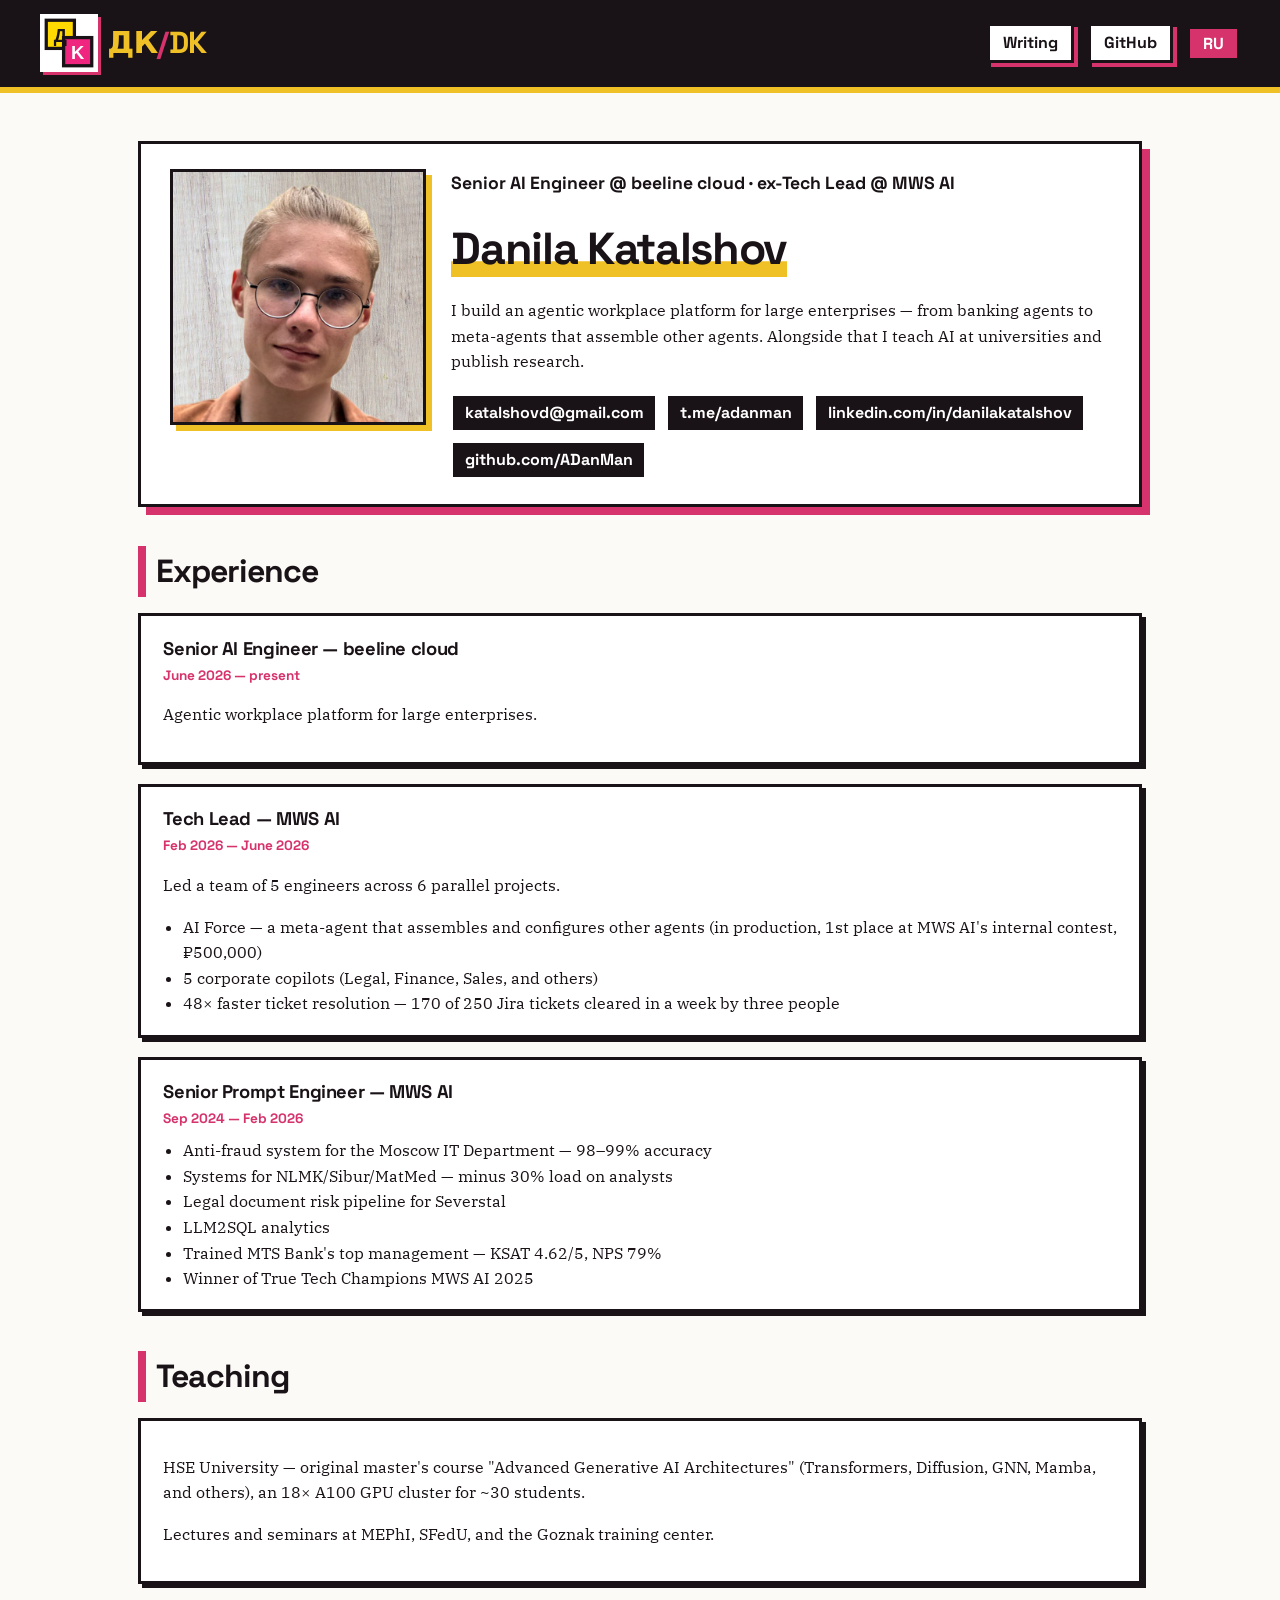
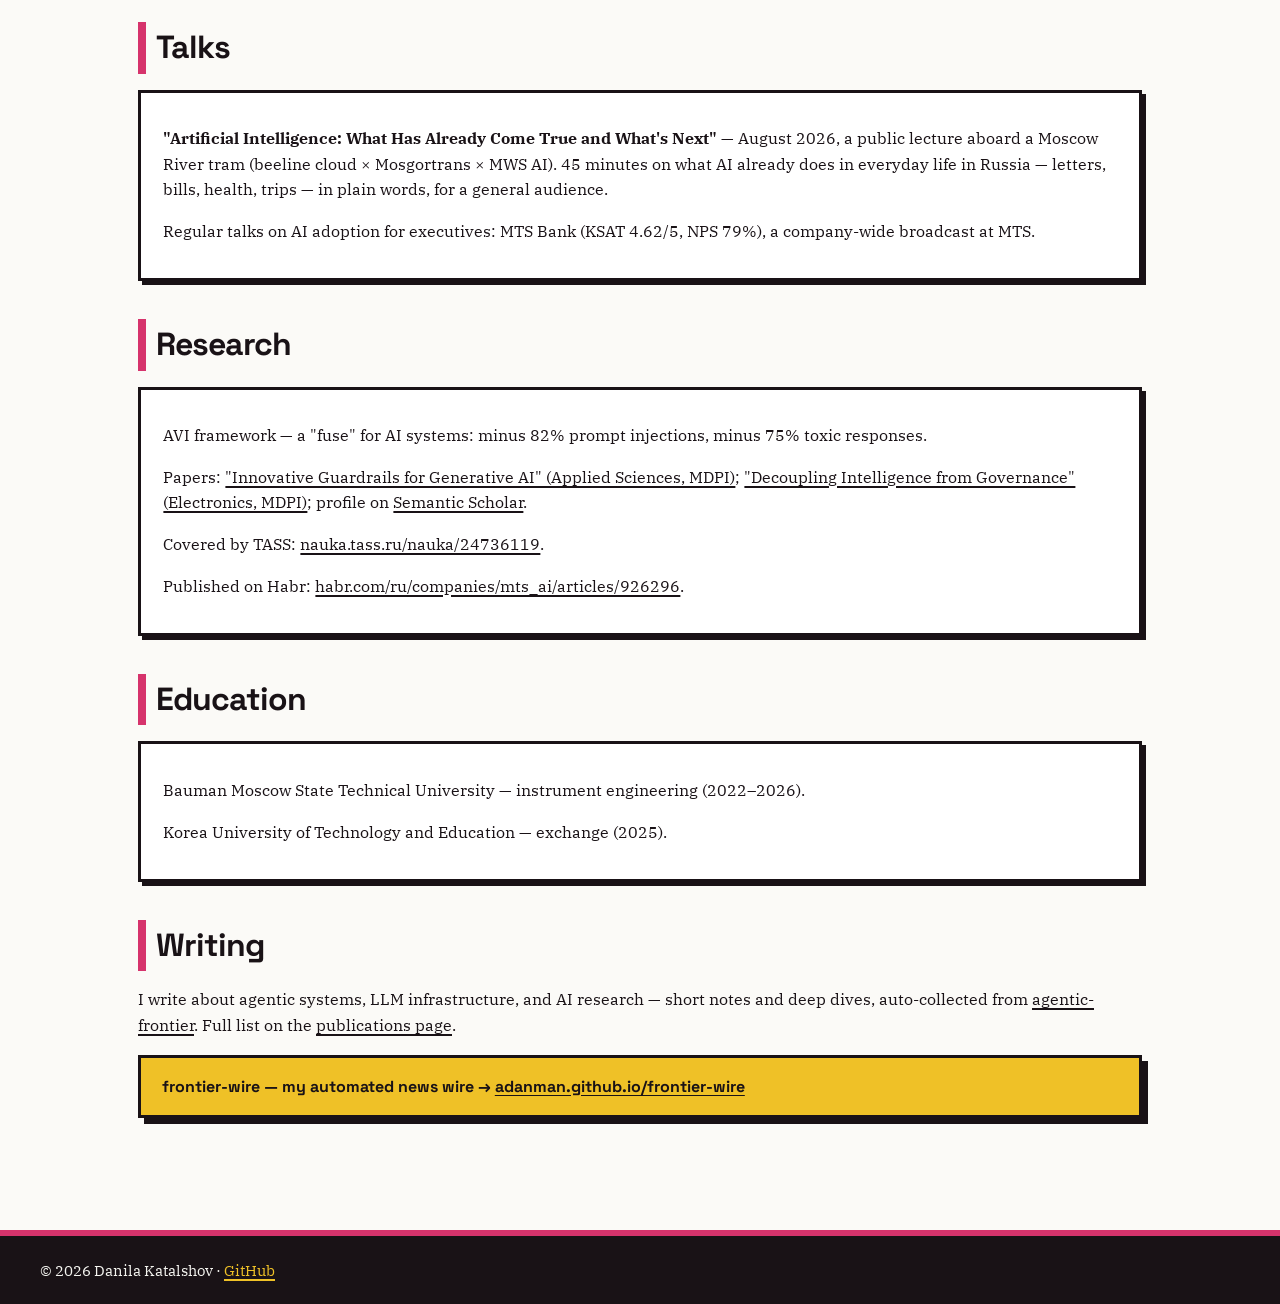
<file: index.html>
<!DOCTYPE html>
<html lang="ru">
<head>
<meta charset="utf-8">
<meta name="viewport" content="width=device-width, initial-scale=1">
<title>Данила Катальшов — Senior AI Engineer</title>
<meta name="description" content="Данила Катальшов — Senior AI Engineer @ beeline cloud, ex-Tech Lead @ MWS AI. Резюме, публикации, исследования.">
<link rel="icon" href="assets/logo.svg" type="image/svg+xml">
<link rel="preconnect" href="https://fonts.googleapis.com">
<link rel="stylesheet" href="https://fonts.googleapis.com/css2?family=Space+Grotesk:wght@500;700&family=IBM+Plex+Serif:ital,wght@0,400;0,600;1,400&display=swap">
<link rel="stylesheet" href="assets/style.css">
</head>
<body>
<div class="loader" id="loader" aria-hidden="true"><span></span><span></span><span></span></div>
<header class="masthead">
  <a class="brand" href="index.html"><img class="logo" src="assets/logo.svg" alt="">ДК<span>/</span>DK</a>
  <nav>
    <a href="publications.html" class="nav-link"><span class="lang-ru">Публикации</span><span class="lang-en">Writing</span></a>
    <a href="https://github.com/ADanMan" class="nav-link">GitHub</a>
    <button id="langToggle" class="lang-toggle" aria-label="Switch language">EN</button>
  </nav>
</header>
<main>

<section class="hero">
  <img class="hero-photo" src="assets/photo.jpg" alt="Данила Катальшов">
  <div class="hero-text">
  <p class="role"><span class="lang-ru">Senior AI Engineer @ beeline cloud · ex-Tech Lead @ MWS AI</span><span class="lang-en">Senior AI Engineer @ beeline cloud · ex-Tech Lead @ MWS AI</span></p>
  <h1><span class="lang-ru">Данила Катальшов</span><span class="lang-en">Danila Katalshov</span></h1>
  <p class="lang-ru">Строю платформу агентских рабочих мест для крупного бизнеса — от банковских агентов до метаагентов, которые сами собирают других агентов. Параллельно преподаю ИИ в вузах и публикуюсь в научных изданиях.</p>
  <p class="lang-en">I build an agentic workplace platform for large enterprises — from banking agents to meta-agents that assemble other agents. Alongside that I teach AI at universities and publish research.</p>
  <ul class="contacts">
    <li><a href="mailto:katalshovd@gmail.com">katalshovd@gmail.com</a></li>
    <li><a href="https://t.me/adanman">t.me/adanman</a></li>
    <li><a href="https://linkedin.com/in/danilakatalshov">linkedin.com/in/danilakatalshov</a></li>
    <li><a href="https://github.com/ADanMan">github.com/ADanMan</a></li>
  </ul>
  </div>
</section>

<h2 class="section-title"><span class="lang-ru">Опыт</span><span class="lang-en">Experience</span></h2>

<div class="exp-card">
  <h3>Senior AI Engineer — beeline cloud</h3>
  <div class="meta"><span class="lang-ru">Июнь 2026 — н.в.</span><span class="lang-en">June 2026 — present</span></div>
  <p class="lang-ru">Платформа агентских рабочих мест для крупного бизнеса.</p>
  <p class="lang-en">Agentic workplace platform for large enterprises.</p>
</div>

<div class="exp-card">
  <h3>Tech Lead — MWS AI</h3>
  <div class="meta"><span class="lang-ru">Февраль 2026 — июнь 2026</span><span class="lang-en">Feb 2026 — June 2026</span></div>
  <div class="lang-ru">
    <p>Команда из 5 инженеров, 6 параллельных проектов.</p>
    <ul>
      <li>AI Force — метаагент, который сам собирает и настраивает других агентов (продакшн, 1 место внутреннего конкурса MWS AI, ₽500 000)</li>
      <li>5 корпоративных копилотов (Legal, Finance, Sales и др.)</li>
      <li>48× ускорение закрытия тикетов — 170 из 250 Jira-тикетов за неделю втроём</li>
    </ul>
  </div>
  <div class="lang-en">
    <p>Led a team of 5 engineers across 6 parallel projects.</p>
    <ul>
      <li>AI Force — a meta-agent that assembles and configures other agents (in production, 1st place at MWS AI's internal contest, ₽500,000)</li>
      <li>5 corporate copilots (Legal, Finance, Sales, and others)</li>
      <li>48× faster ticket resolution — 170 of 250 Jira tickets cleared in a week by three people</li>
    </ul>
  </div>
</div>

<div class="exp-card">
  <h3>Senior Prompt Engineer — MWS AI</h3>
  <div class="meta"><span class="lang-ru">Сентябрь 2024 — февраль 2026</span><span class="lang-en">Sep 2024 — Feb 2026</span></div>
  <div class="lang-ru">
    <ul>
      <li>Антифрод-система для ДИТ Москвы — точность 98–99%</li>
      <li>Системы для НЛМК/Сибур/МатМед — минус 30% нагрузки на аналитиков</li>
      <li>Риск-пайплайн юридических документов для Северстали</li>
      <li>LLM2SQL-аналитика</li>
      <li>Обучение топ-менеджмента МТС Банка — KSAT 4.62/5, NPS 79%</li>
      <li>Победитель True Tech Champions MWS AI 2025</li>
    </ul>
  </div>
  <div class="lang-en">
    <ul>
      <li>Anti-fraud system for the Moscow IT Department — 98–99% accuracy</li>
      <li>Systems for NLMK/Sibur/MatMed — minus 30% load on analysts</li>
      <li>Legal document risk pipeline for Severstal</li>
      <li>LLM2SQL analytics</li>
      <li>Trained MTS Bank's top management — KSAT 4.62/5, NPS 79%</li>
      <li>Winner of True Tech Champions MWS AI 2025</li>
    </ul>
  </div>
</div>

<h2 class="section-title"><span class="lang-ru">Преподавание</span><span class="lang-en">Teaching</span></h2>
<div class="exp-card">
  <div class="lang-ru">
    <p>НИУ ВШЭ — авторский магистерский курс «Продвинутые архитектуры генеративного ИИ» (Transformers, Diffusion, GNN, Mamba и др.), GPU-кластер 18× A100 на ~30 студентов.</p>
    <p>Лекции и семинары в МИФИ, ЮФУ, учебном центре Гознака.</p>
  </div>
  <div class="lang-en">
    <p>HSE University — original master's course "Advanced Generative AI Architectures" (Transformers, Diffusion, GNN, Mamba, and others), an 18× A100 GPU cluster for ~30 students.</p>
    <p>Lectures and seminars at MEPhI, SFedU, and the Goznak training center.</p>
  </div>
</div>


<h2 class="section-title"><span class="lang-ru">Выступления</span><span class="lang-en">Talks</span></h2>
<div class="exp-card">
  <div class="lang-ru">
    <p><strong>«Искусственный интеллект: что уже сбылось и что дальше»</strong> — август 2026, публичная лекция на речном трамвайчике по Москве-реке (beeline cloud × Мосгортранс × MWS AI). 45 минут про то, что ИИ уже делает в обычной жизни в России — письма, квитанции, здоровье, поездки — без сложных слов, для широкой аудитории.</p>
    <p>Регулярные выступления про внедрение ИИ для топ-менеджмента: МТС Банк (KSAT 4.62/5, NPS 79%), общекорпоративный эфир ПАО МТС.</p>
  </div>
  <div class="lang-en">
    <p><strong>"Artificial Intelligence: What Has Already Come True and What's Next"</strong> — August 2026, a public lecture aboard a Moscow River tram (beeline cloud × Mosgortrans × MWS AI). 45 minutes on what AI already does in everyday life in Russia — letters, bills, health, trips — in plain words, for a general audience.</p>
    <p>Regular talks on AI adoption for executives: MTS Bank (KSAT 4.62/5, NPS 79%), a company-wide broadcast at MTS.</p>
  </div>
</div>

<h2 class="section-title"><span class="lang-ru">Исследования</span><span class="lang-en">Research</span></h2>
<div class="exp-card">
  <div class="lang-ru">
    <p>Фреймворк AVI — «предохранитель» для ИИ-систем: минус 82% промпт-инъекций, минус 75% токсичных ответов.</p>
    <p>Статьи: <a href="https://doi.org/10.3390/app15137298">«Innovative Guardrails for Generative AI» (Applied Sciences, MDPI)</a>; <a href="https://doi.org/10.3390/electronics15102125">«Decoupling Intelligence from Governance» (Electronics, MDPI)</a>; профиль в <a href="https://www.semanticscholar.org/paper/79db39cccb892080c13af34631f09777e8389c35">Semantic Scholar</a>.</p>
    <p>Осветил ТАСС: <a href="https://nauka.tass.ru/nauka/24736119">nauka.tass.ru/nauka/24736119</a>.</p>
    <p>Публикация на Хабре: <a href="https://habr.com/ru/companies/mts_ai/articles/926296">habr.com/ru/companies/mts_ai/articles/926296</a>.</p>
  </div>
  <div class="lang-en">
    <p>AVI framework — a "fuse" for AI systems: minus 82% prompt injections, minus 75% toxic responses.</p>
    <p>Papers: <a href="https://doi.org/10.3390/app15137298">"Innovative Guardrails for Generative AI" (Applied Sciences, MDPI)</a>; <a href="https://doi.org/10.3390/electronics15102125">"Decoupling Intelligence from Governance" (Electronics, MDPI)</a>; profile on <a href="https://www.semanticscholar.org/paper/79db39cccb892080c13af34631f09777e8389c35">Semantic Scholar</a>.</p>
    <p>Covered by TASS: <a href="https://nauka.tass.ru/nauka/24736119">nauka.tass.ru/nauka/24736119</a>.</p>
    <p>Published on Habr: <a href="https://habr.com/ru/companies/mts_ai/articles/926296">habr.com/ru/companies/mts_ai/articles/926296</a>.</p>
  </div>
</div>

<h2 class="section-title"><span class="lang-ru">Образование</span><span class="lang-en">Education</span></h2>
<div class="exp-card">
  <div class="lang-ru">
    <p>МГТУ им. Баумана — приборостроение (2022–2026).</p>
    <p>Korea University of Technology and Education — обмен (2025).</p>
  </div>
  <div class="lang-en">
    <p>Bauman Moscow State Technical University — instrument engineering (2022–2026).</p>
    <p>Korea University of Technology and Education — exchange (2025).</p>
  </div>
</div>

<h2 class="section-title"><span class="lang-ru">Публикации</span><span class="lang-en">Writing</span></h2>
<p class="lang-ru">Пишу про агентские системы, LLM-инфраструктуру и ИИ-исследования — короткие заметки и разборы, автоматически собранные из <a href="https://github.com/ADanMan/agentic-frontier">agentic-frontier</a>. Полный список — на <a href="publications.html">странице публикаций</a>.</p>
<p class="lang-en">I write about agentic systems, LLM infrastructure, and AI research — short notes and deep dives, auto-collected from <a href="https://github.com/ADanMan/agentic-frontier">agentic-frontier</a>. Full list on the <a href="publications.html">publications page</a>.</p>

<div class="link-card">
  <span class="lang-ru">frontier-wire — моё автоматизированное новостное издание →</span>
  <span class="lang-en">frontier-wire — my automated news wire →</span>
  <a href="https://adanman.github.io/frontier-wire/">adanman.github.io/frontier-wire</a>
</div>

</main>
<footer>
  <span class="lang-ru">© 2026 Данила Катальшов ·</span><span class="lang-en">© 2026 Danila Katalshov ·</span>
  <a href="https://github.com/ADanMan/ADanMan.github.io">GitHub</a>
</footer>
<script src="assets/site.js"></script>
</body>
</html>
</file>
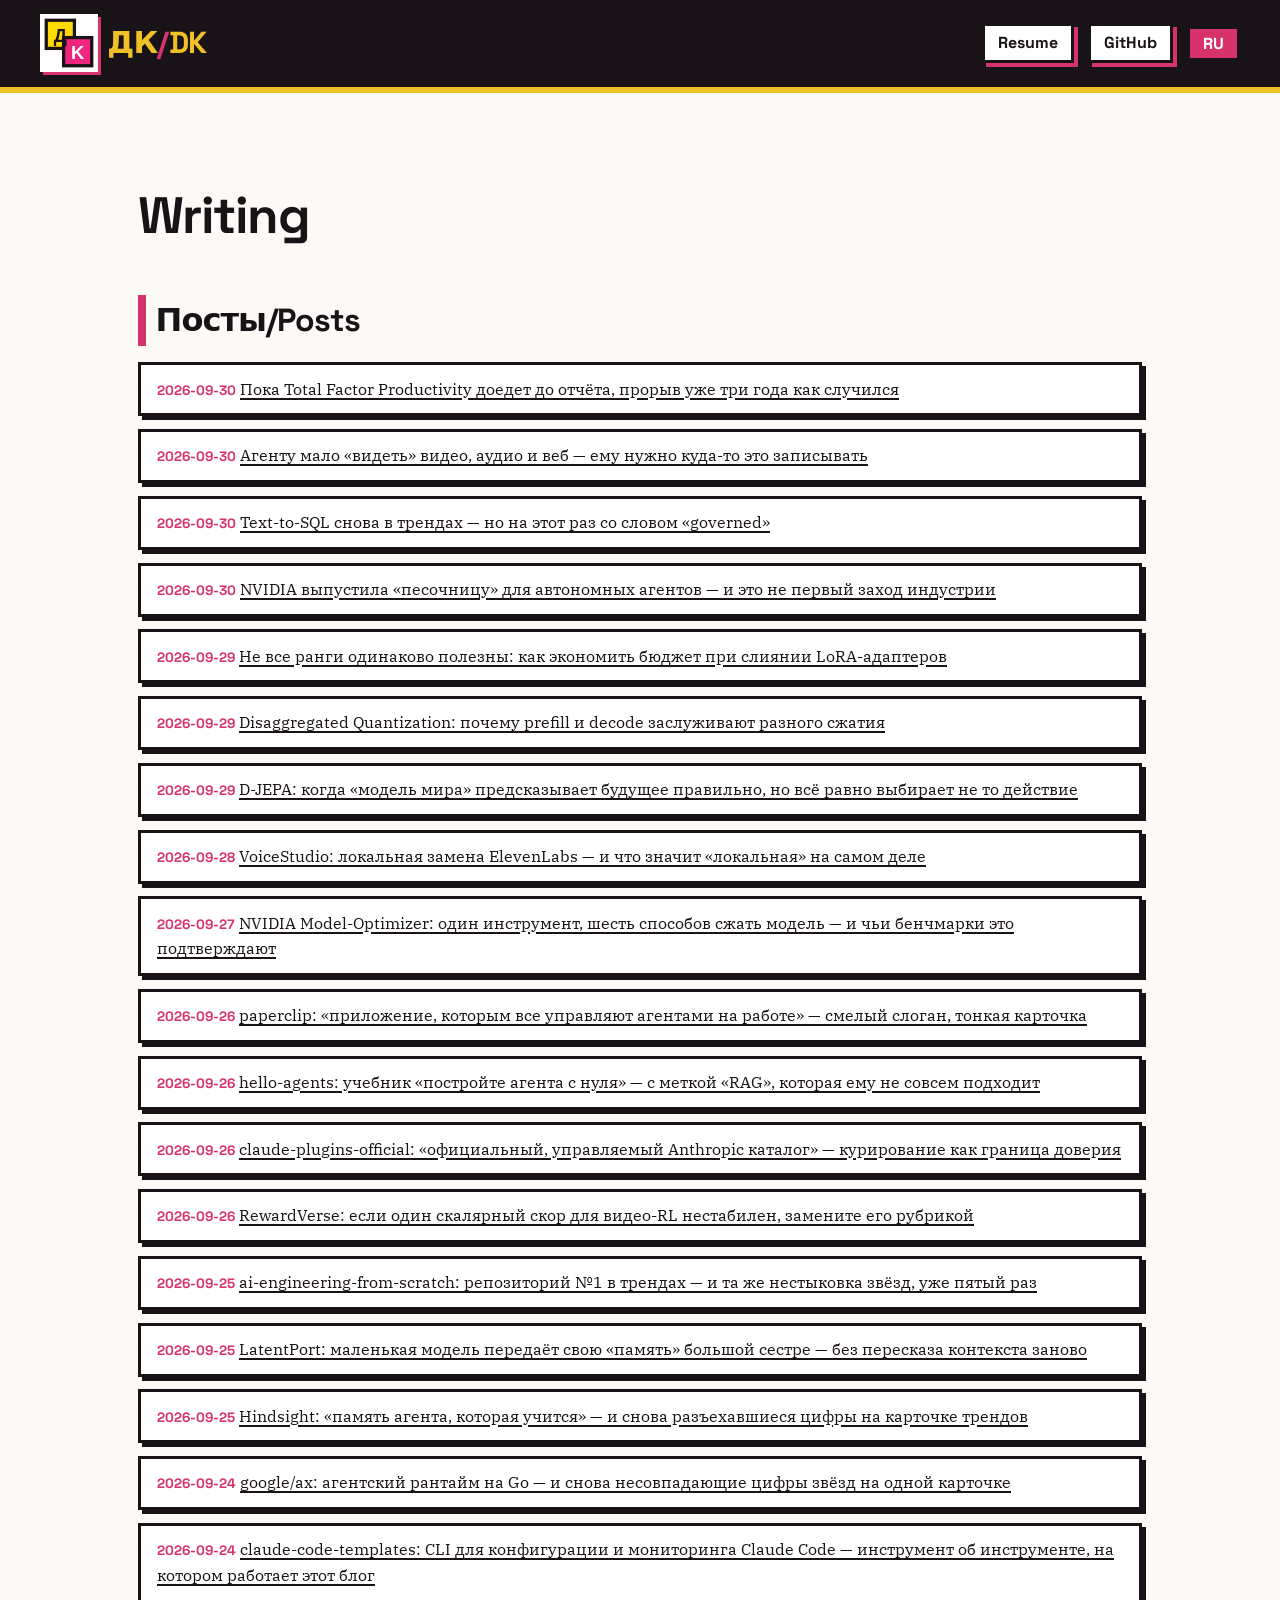
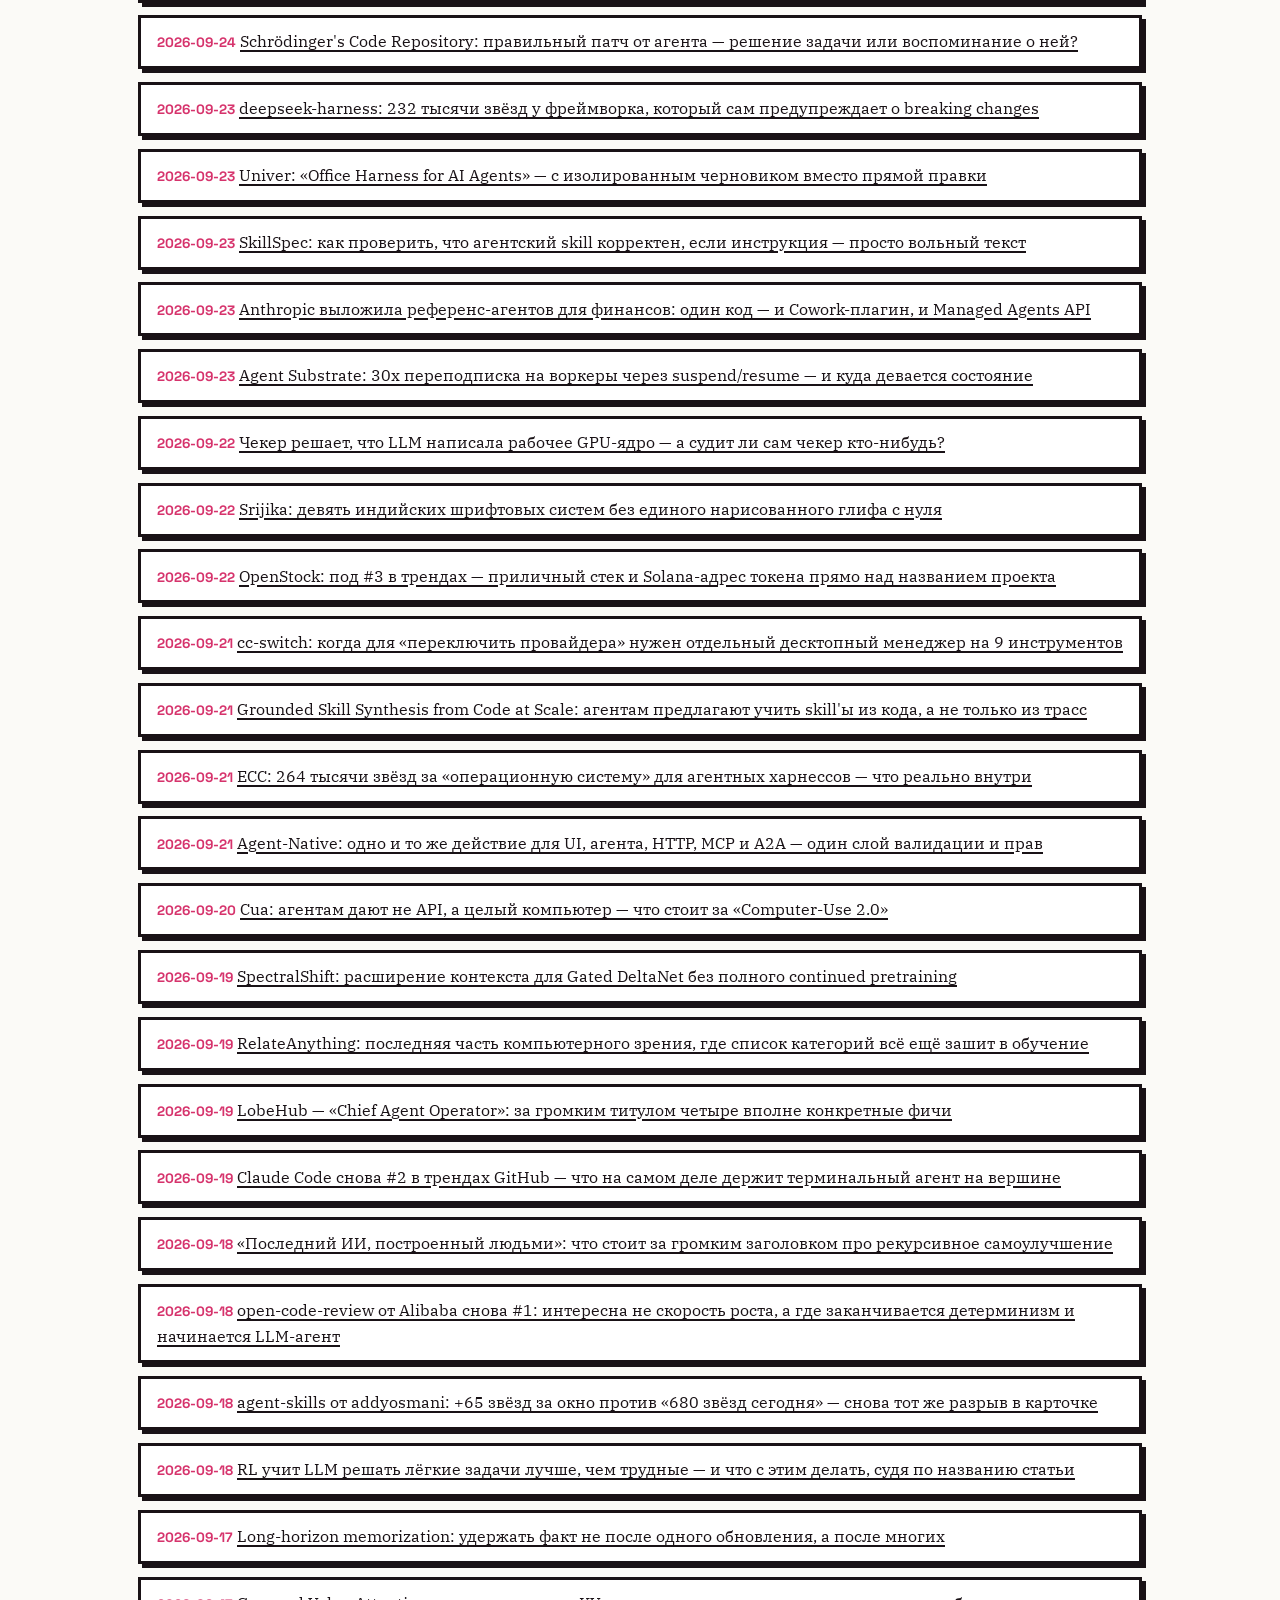
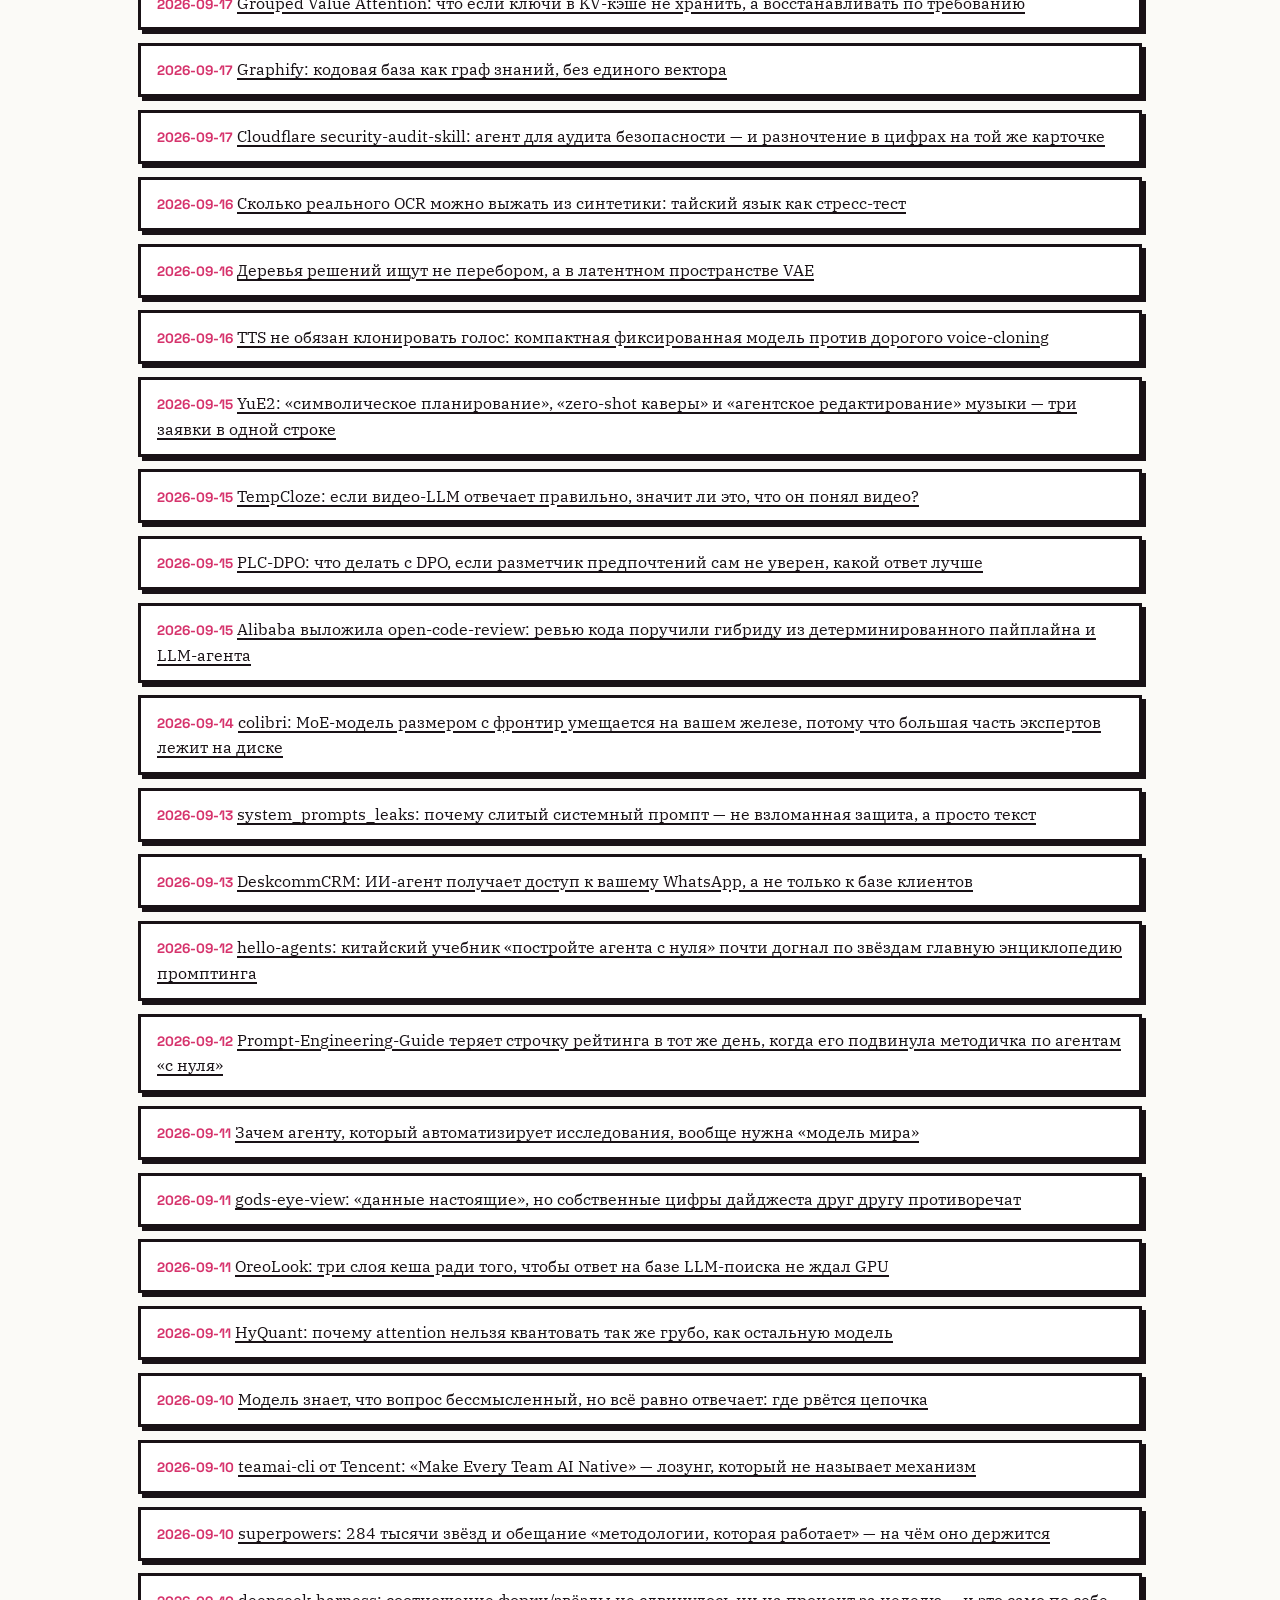
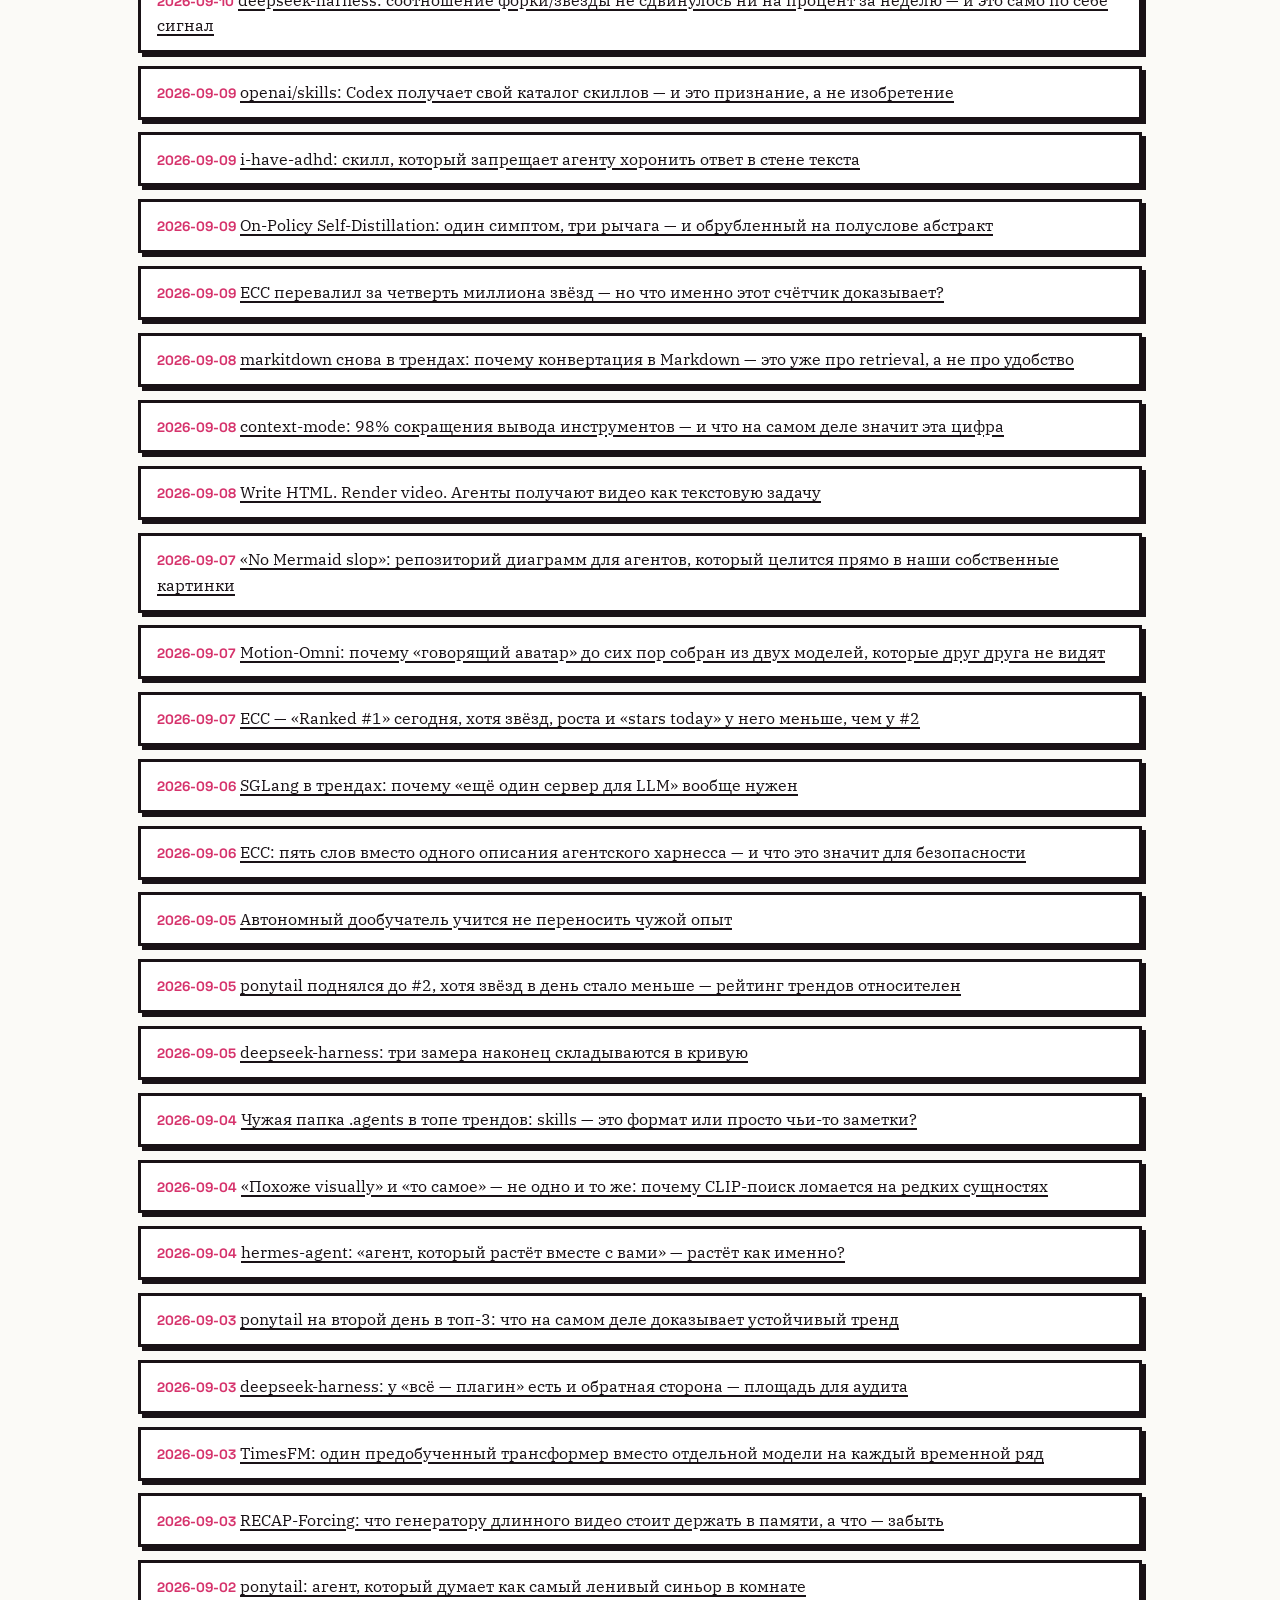
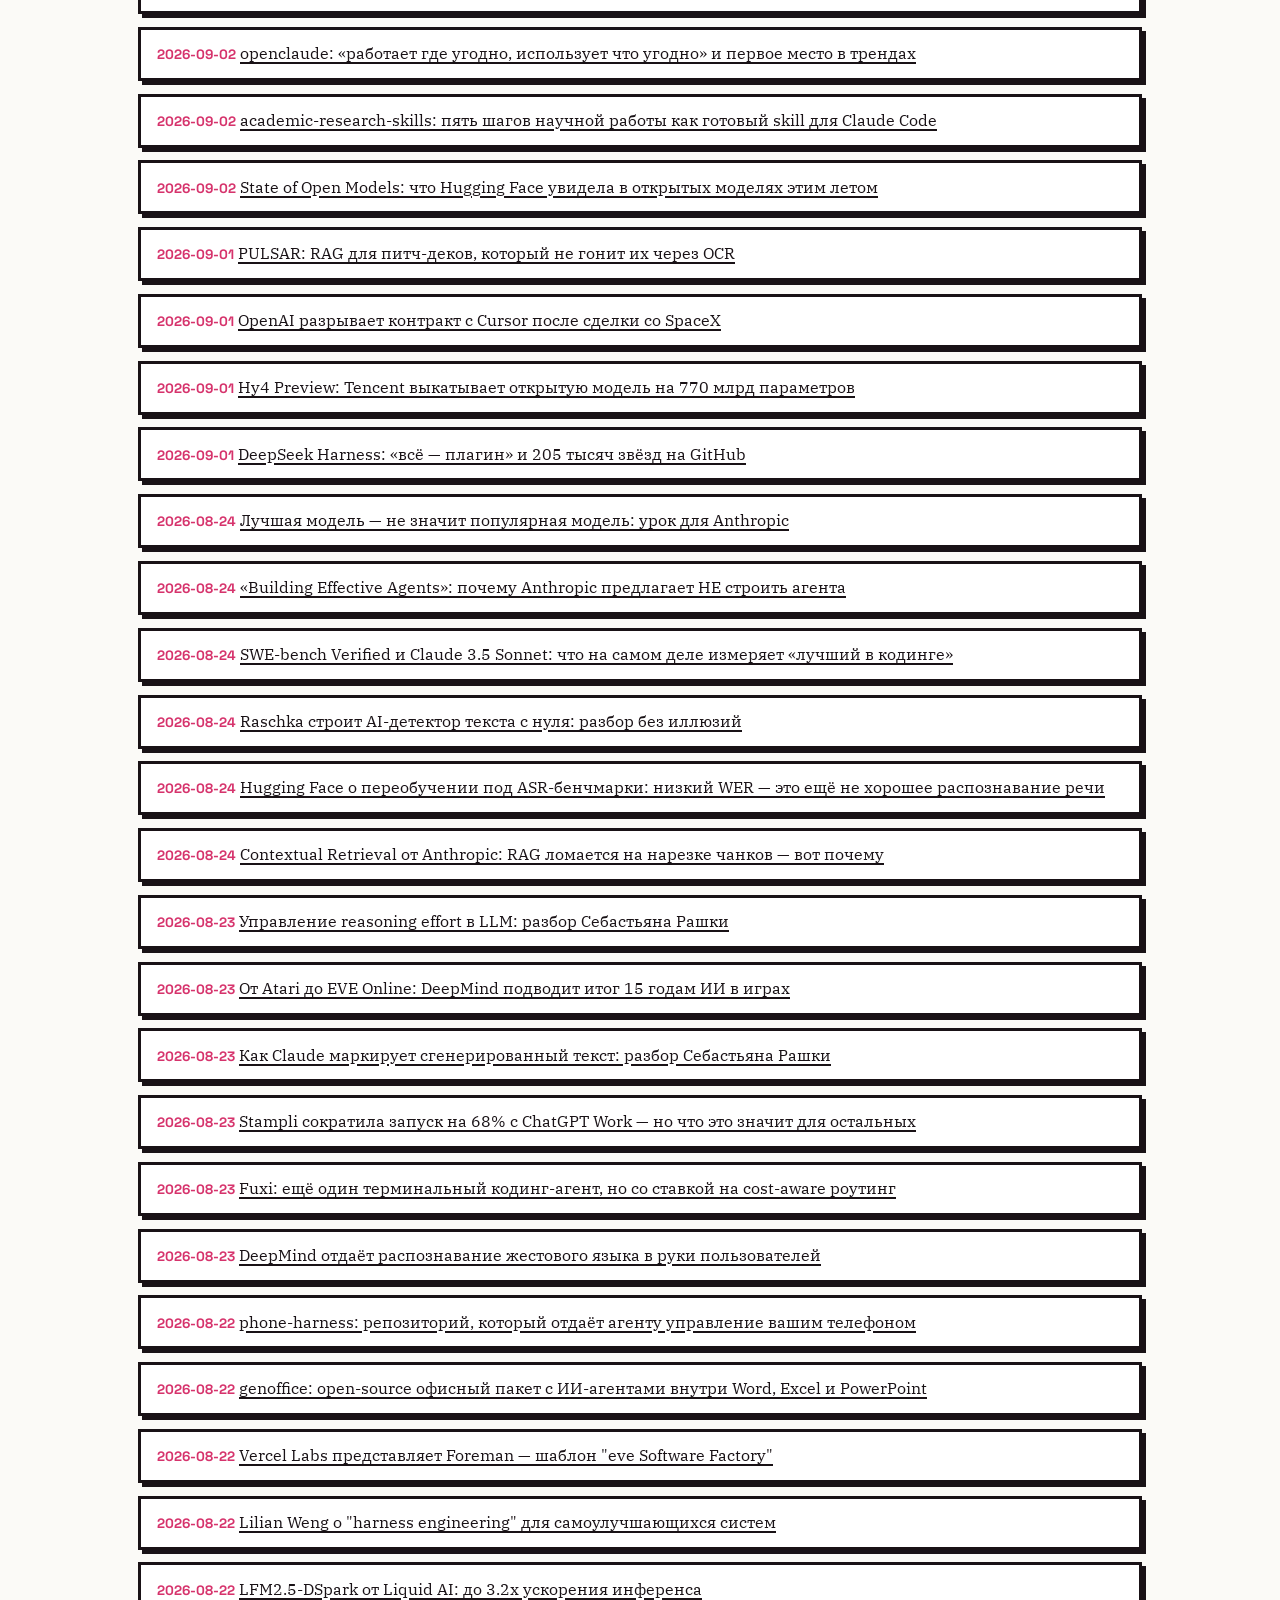
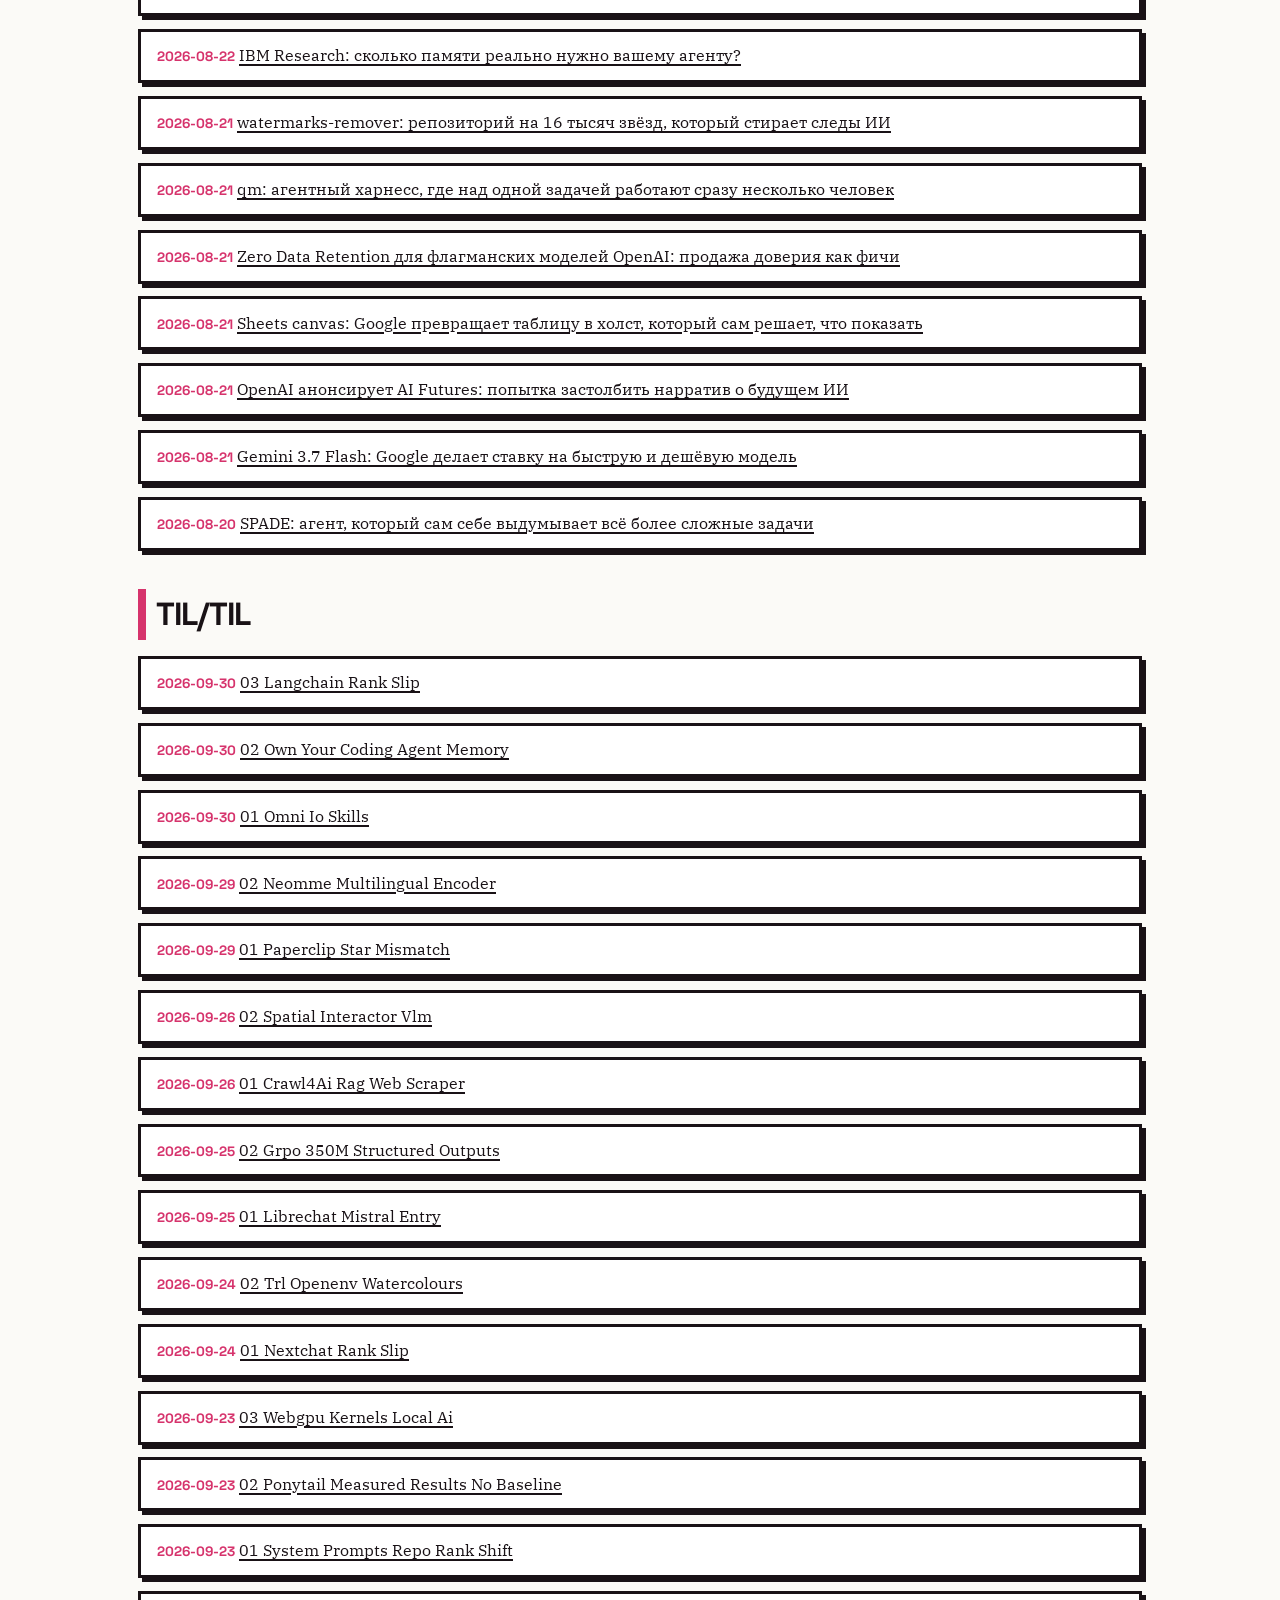
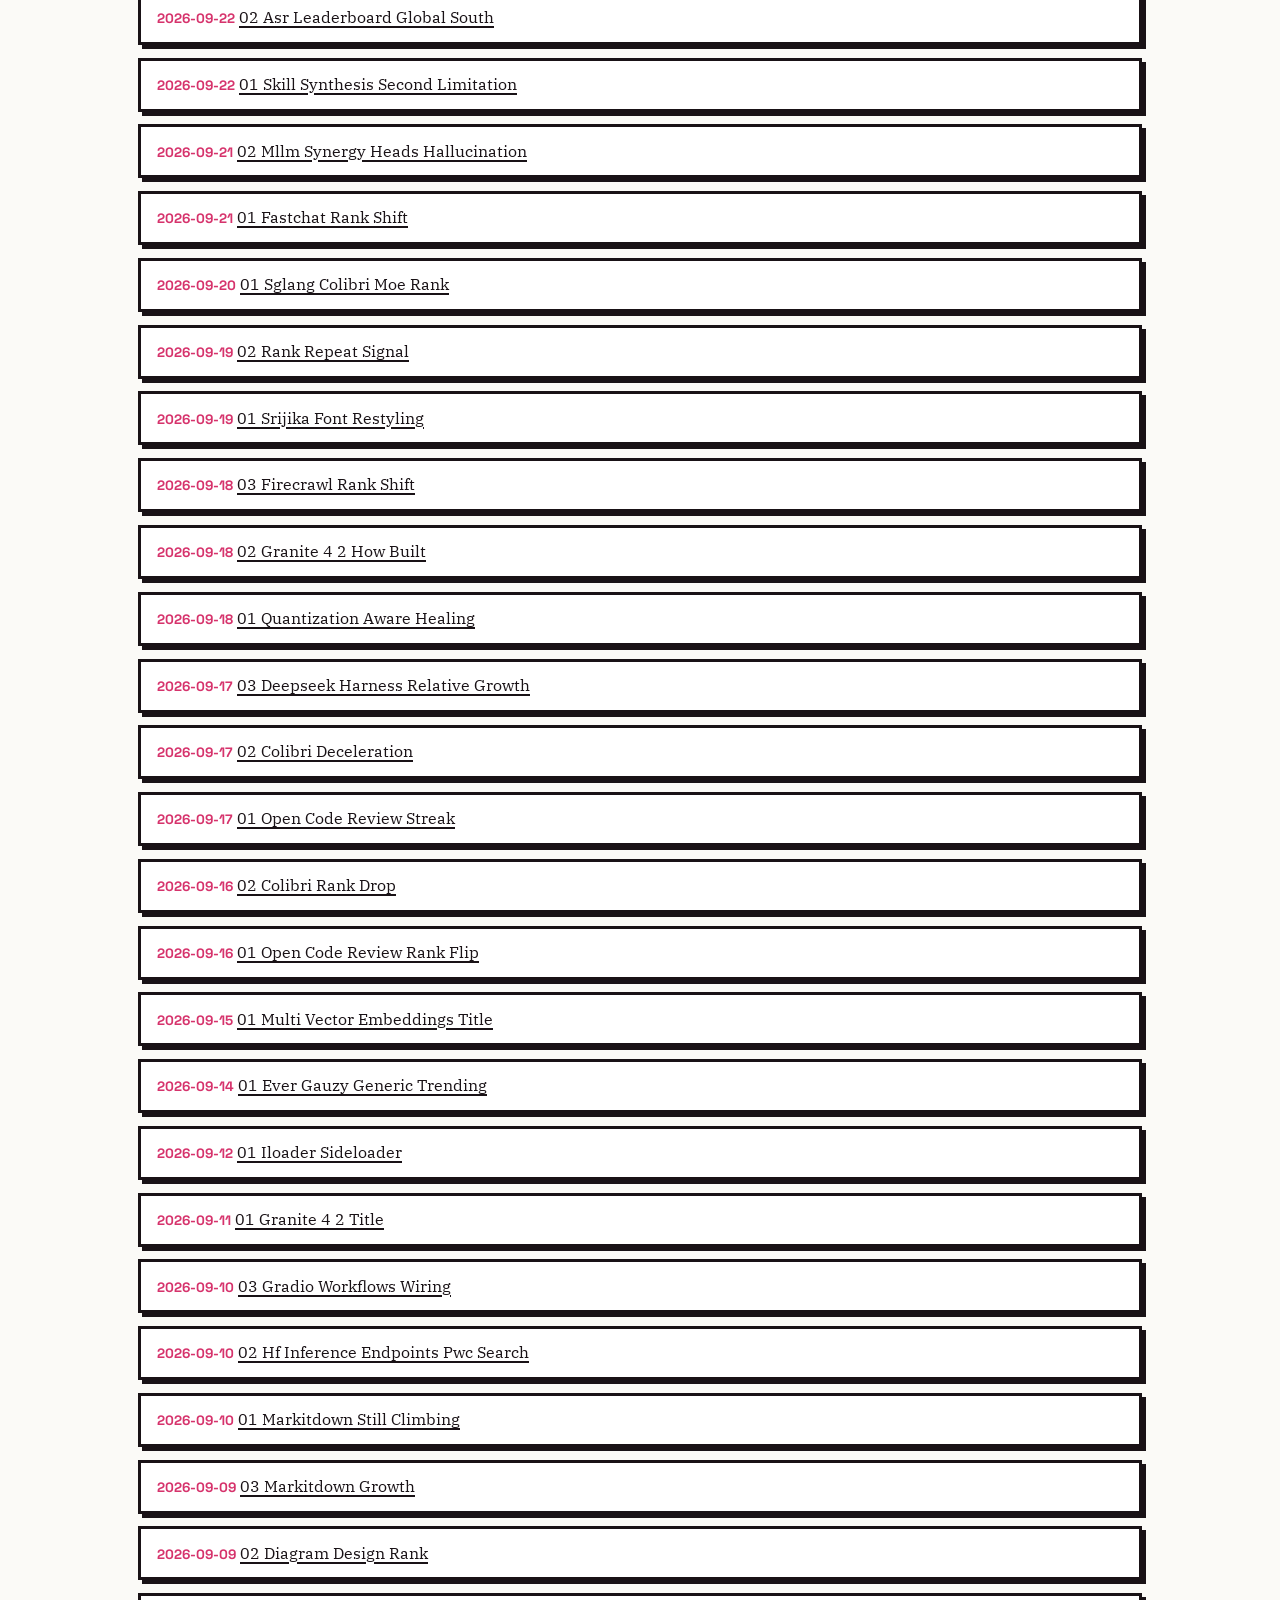
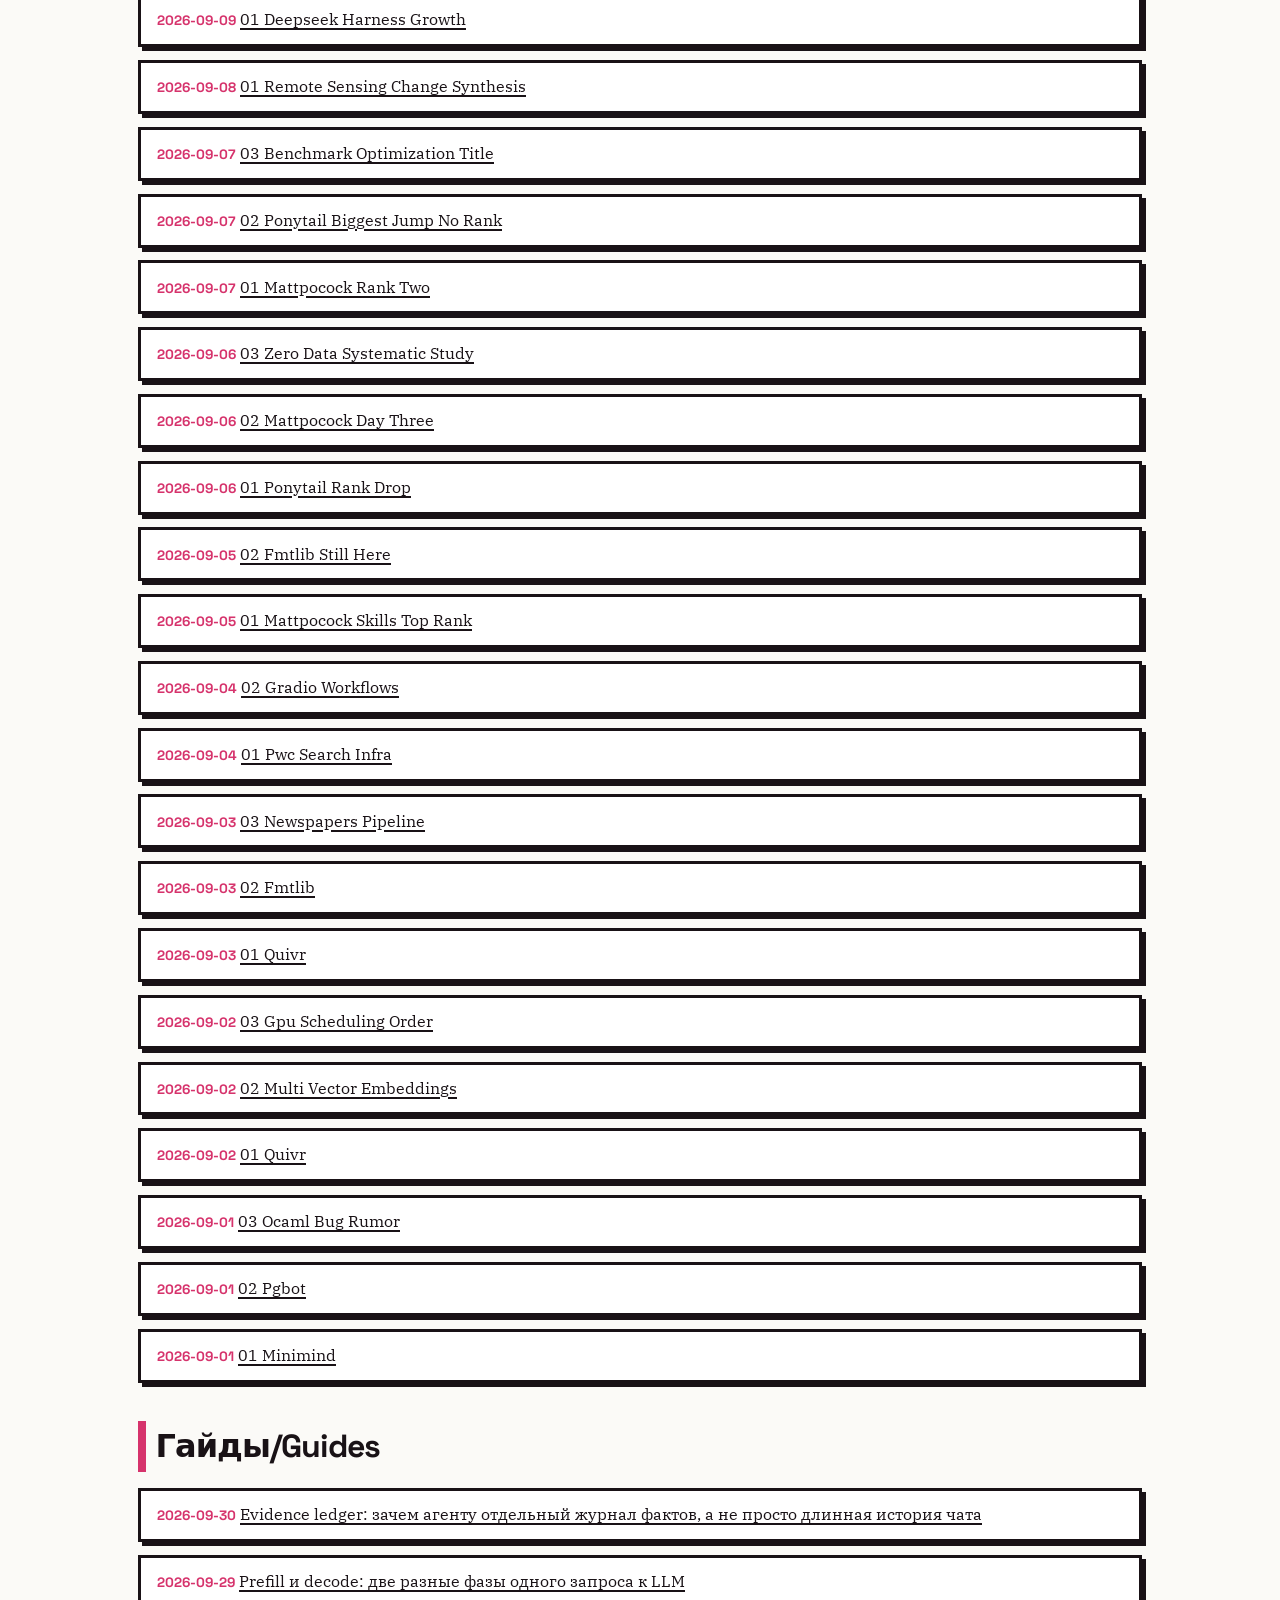
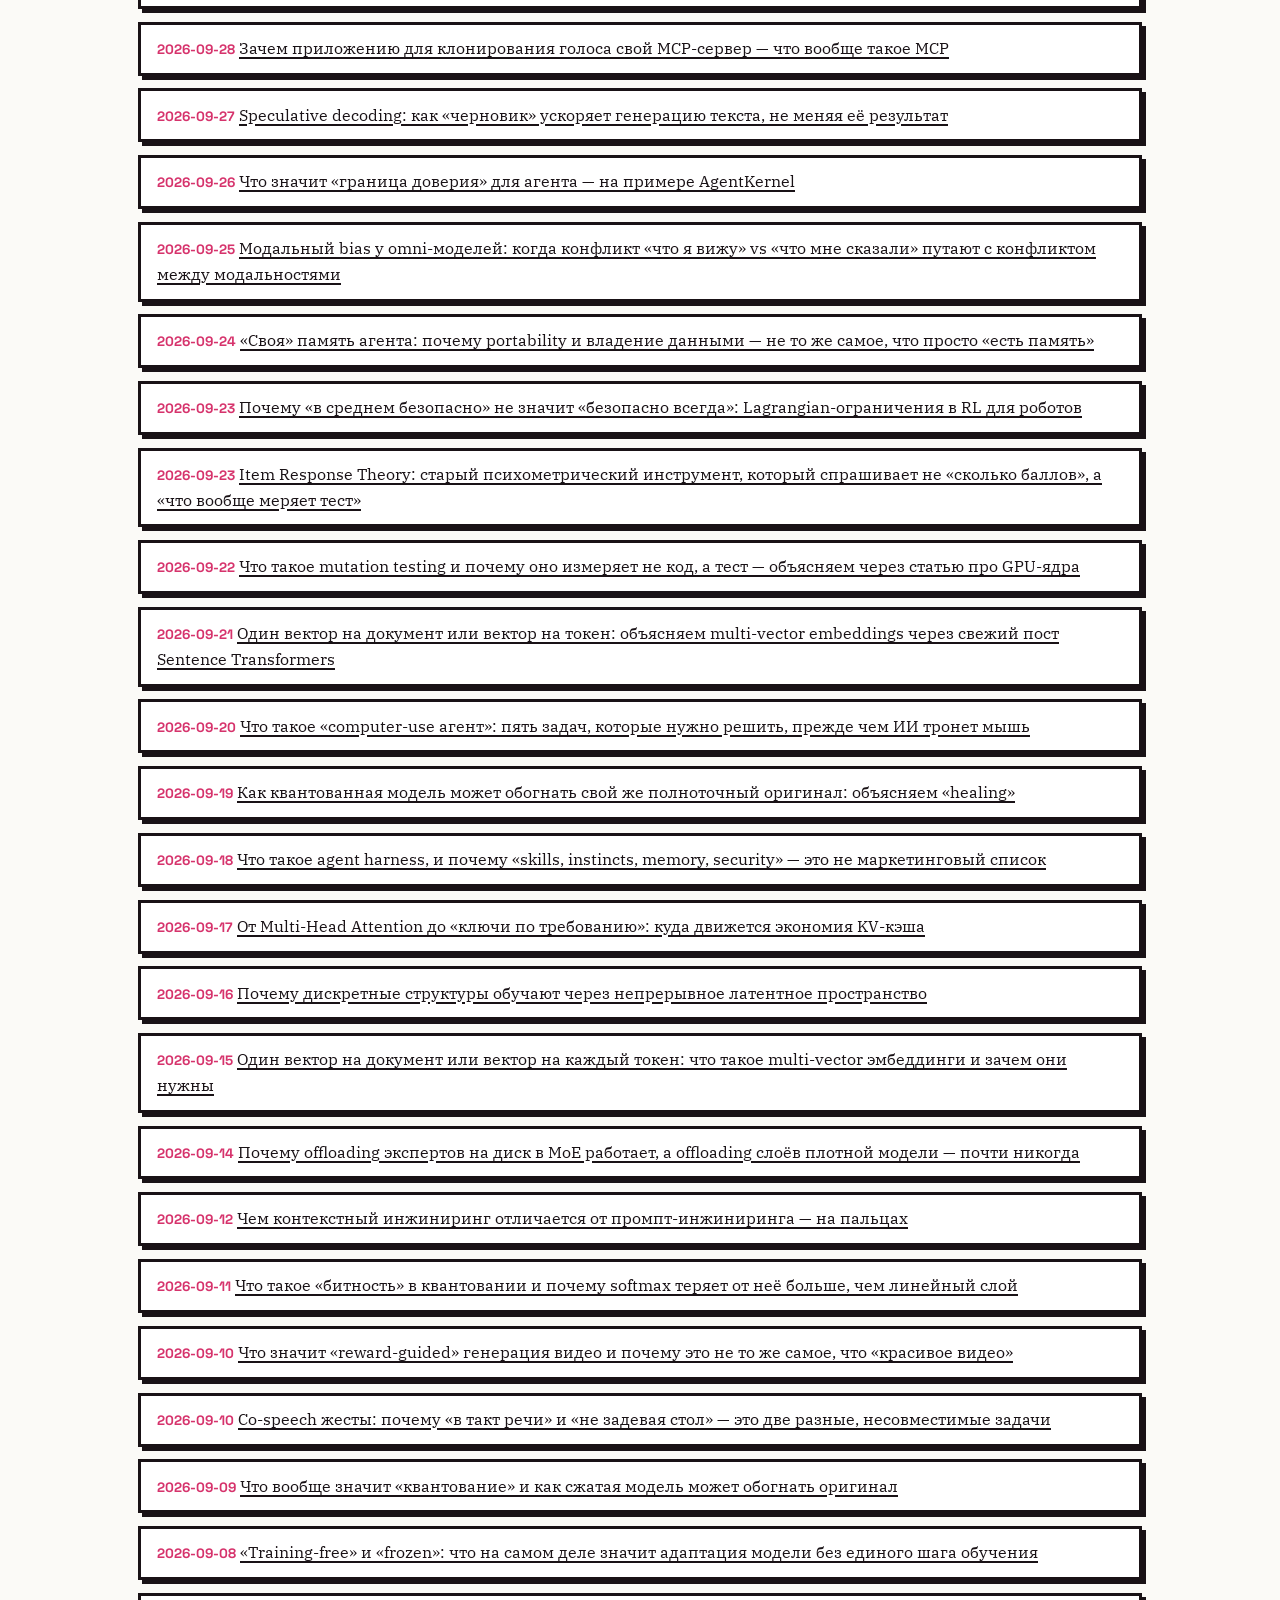
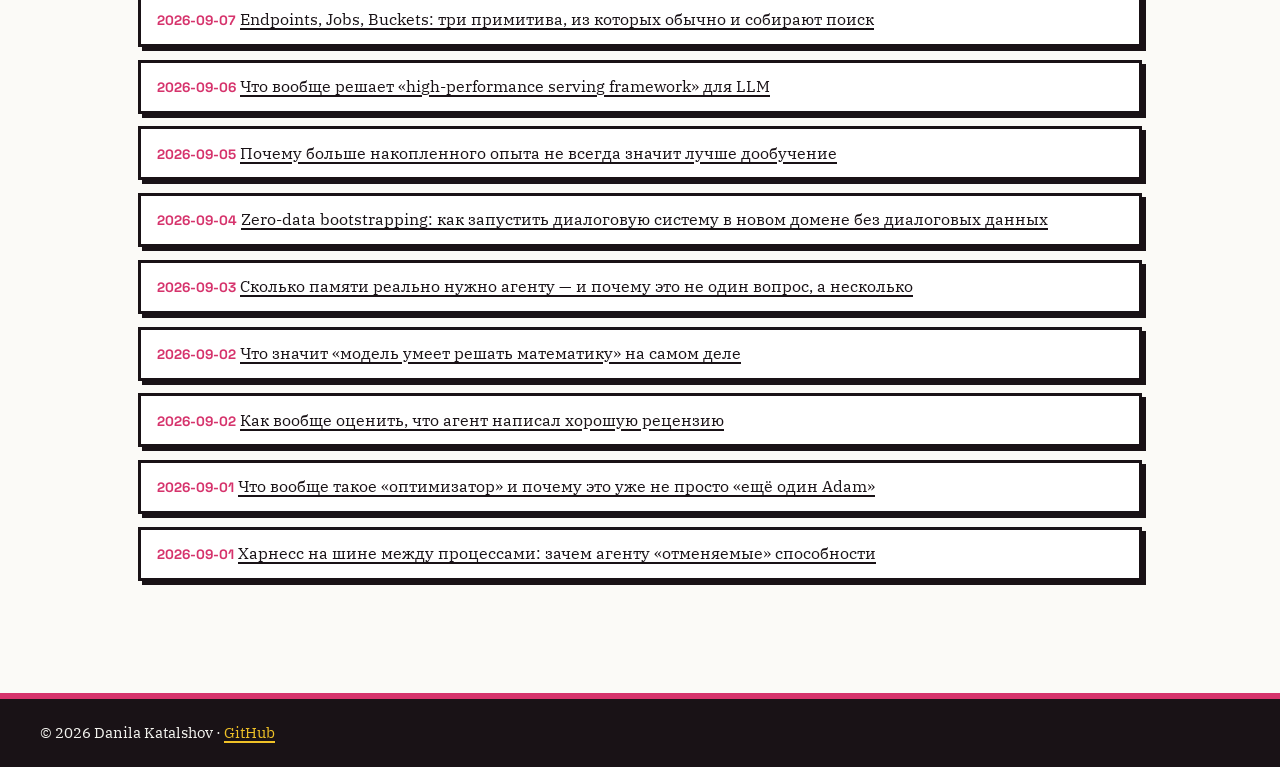
<file: publications.html>
<!DOCTYPE html>
<html lang="ru">
<head>
<meta charset="utf-8">
<meta name="viewport" content="width=device-width, initial-scale=1">
<title>Публикации — Данила Катальшов</title>
<meta name="description" content="Посты, TIL и гайды Данилы Катальшова из agentic-frontier.">
<link rel="icon" href="assets/logo.svg" type="image/svg+xml">
<link rel="preconnect" href="https://fonts.googleapis.com">
<link rel="stylesheet" href="https://fonts.googleapis.com/css2?family=Space+Grotesk:wght@500;700&family=IBM+Plex+Serif:ital,wght@0,400;0,600;1,400&display=swap">
<link rel="stylesheet" href="assets/style.css">
</head>
<body>
<div class="loader" id="loader" aria-hidden="true"><span></span><span></span><span></span></div>
<header class="masthead">
  <a class="brand" href="index.html"><img class="logo" src="assets/logo.svg" alt="">ДК<span>/</span>DK</a>
  <nav>
    <a href="index.html" class="nav-link"><span class="lang-ru">Резюме</span><span class="lang-en">Resume</span></a>
    <a href="https://github.com/ADanMan/agentic-frontier" class="nav-link">GitHub</a>
    <button id="langToggle" class="lang-toggle" aria-label="Switch language">EN</button>
  </nav>
</header>
<main>
<h1 class="page-title"><span class="lang-ru">Публикации</span><span class="lang-en">Writing</span></h1>
<h2 class="section-title">Посты/Posts</h2>
<ul class="pub-list">
<li class="pub-item">
  <span class="pub-date">2026-09-30</span>
  <a href="https://github.com/ADanMan/agentic-frontier/blob/main/posts/2026-09-30/04-hyperspherical-tech-diffusion/index.md">Пока Total Factor Productivity доедет до отчёта, прорыв уже три года как случился</a>
</li>
<li class="pub-item">
  <span class="pub-date">2026-09-30</span>
  <a href="https://github.com/ADanMan/agentic-frontier/blob/main/posts/2026-09-30/02-omni-decision-evidence-ledger/index.md">Агенту мало «видеть» видео, аудио и веб — ему нужно куда-то это записывать</a>
</li>
<li class="pub-item">
  <span class="pub-date">2026-09-30</span>
  <a href="https://github.com/ADanMan/agentic-frontier/blob/main/posts/2026-09-30/03-wrenai-genbi-text-to-sql/index.md">Text-to-SQL снова в трендах — но на этот раз со словом «governed»</a>
</li>
<li class="pub-item">
  <span class="pub-date">2026-09-30</span>
  <a href="https://github.com/ADanMan/agentic-frontier/blob/main/posts/2026-09-30/01-nvidia-openshell-agent-runtime/index.md">NVIDIA выпустила «песочницу» для автономных агентов — и это не первый заход индустрии</a>
</li>
<li class="pub-item">
  <span class="pub-date">2026-09-29</span>
  <a href="https://github.com/ADanMan/agentic-frontier/blob/main/posts/2026-09-29/01-budget-aware-lora-merging/index.md">Не все ранги одинаково полезны: как экономить бюджет при слиянии LoRA-адаптеров</a>
</li>
<li class="pub-item">
  <span class="pub-date">2026-09-29</span>
  <a href="https://github.com/ADanMan/agentic-frontier/blob/main/posts/2026-09-29/03-disaggregated-quantization/index.md">Disaggregated Quantization: почему prefill и decode заслуживают разного сжатия</a>
</li>
<li class="pub-item">
  <span class="pub-date">2026-09-29</span>
  <a href="https://github.com/ADanMan/agentic-frontier/blob/main/posts/2026-09-29/02-djepa-decision-aligned-world-model/index.md">D-JEPA: когда «модель мира» предсказывает будущее правильно, но всё равно выбирает не то действие</a>
</li>
<li class="pub-item">
  <span class="pub-date">2026-09-28</span>
  <a href="https://github.com/ADanMan/agentic-frontier/blob/main/posts/2026-09-28/01-voicestudio-local-elevenlabs/index.md">VoiceStudio: локальная замена ElevenLabs — и что значит «локальная» на самом деле</a>
</li>
<li class="pub-item">
  <span class="pub-date">2026-09-27</span>
  <a href="https://github.com/ADanMan/agentic-frontier/blob/main/posts/2026-09-27/01-nvidia-model-optimizer/index.md">NVIDIA Model-Optimizer: один инструмент, шесть способов сжать модель — и чьи бенчмарки это подтверждают</a>
</li>
<li class="pub-item">
  <span class="pub-date">2026-09-26</span>
  <a href="https://github.com/ADanMan/agentic-frontier/blob/main/posts/2026-09-26/01-paperclip-agent-manager/index.md">paperclip: «приложение, которым все управляют агентами на работе» — смелый слоган, тонкая карточка</a>
</li>
<li class="pub-item">
  <span class="pub-date">2026-09-26</span>
  <a href="https://github.com/ADanMan/agentic-frontier/blob/main/posts/2026-09-26/03-hello-agents-textbook/index.md">hello-agents: учебник «постройте агента с нуля» — с меткой «RAG», которая ему не совсем подходит</a>
</li>
<li class="pub-item">
  <span class="pub-date">2026-09-26</span>
  <a href="https://github.com/ADanMan/agentic-frontier/blob/main/posts/2026-09-26/02-claude-plugins-official/index.md">claude-plugins-official: «официальный, управляемый Anthropic каталог» — курирование как граница доверия</a>
</li>
<li class="pub-item">
  <span class="pub-date">2026-09-26</span>
  <a href="https://github.com/ADanMan/agentic-frontier/blob/main/posts/2026-09-26/04-rewardverse-video-reward-modeling/index.md">RewardVerse: если один скалярный скор для видео-RL нестабилен, замените его рубрикой</a>
</li>
<li class="pub-item">
  <span class="pub-date">2026-09-25</span>
  <a href="https://github.com/ADanMan/agentic-frontier/blob/main/posts/2026-09-25/03-ai-engineering-from-scratch/index.md">ai-engineering-from-scratch: репозиторий №1 в трендах — и та же нестыковка звёзд, уже пятый раз</a>
</li>
<li class="pub-item">
  <span class="pub-date">2026-09-25</span>
  <a href="https://github.com/ADanMan/agentic-frontier/blob/main/posts/2026-09-25/02-latentport-cross-model-memory-handoff/index.md">LatentPort: маленькая модель передаёт свою «память» большой сестре — без пересказа контекста заново</a>
</li>
<li class="pub-item">
  <span class="pub-date">2026-09-25</span>
  <a href="https://github.com/ADanMan/agentic-frontier/blob/main/posts/2026-09-25/01-hindsight-agent-memory-that-learns/index.md">Hindsight: «память агента, которая учится» — и снова разъехавшиеся цифры на карточке трендов</a>
</li>
<li class="pub-item">
  <span class="pub-date">2026-09-24</span>
  <a href="https://github.com/ADanMan/agentic-frontier/blob/main/posts/2026-09-24/01-google-ax-agentic-orchestration/index.md">google/ax: агентский рантайм на Go — и снова несовпадающие цифры звёзд на одной карточке</a>
</li>
<li class="pub-item">
  <span class="pub-date">2026-09-24</span>
  <a href="https://github.com/ADanMan/agentic-frontier/blob/main/posts/2026-09-24/02-claude-code-templates-cli/index.md">claude-code-templates: CLI для конфигурации и мониторинга Claude Code — инструмент об инструменте, на котором работает этот блог</a>
</li>
<li class="pub-item">
  <span class="pub-date">2026-09-24</span>
  <a href="https://github.com/ADanMan/agentic-frontier/blob/main/posts/2026-09-24/03-schrodingers-code-repository/index.md">Schrödinger's Code Repository: правильный патч от агента — решение задачи или воспоминание о ней?</a>
</li>
<li class="pub-item">
  <span class="pub-date">2026-09-23</span>
  <a href="https://github.com/ADanMan/agentic-frontier/blob/main/posts/2026-09-23/02-deepseek-harness-everything-is-a-plugin/index.md">deepseek-harness: 232 тысячи звёзд у фреймворка, который сам предупреждает о breaking changes</a>
</li>
<li class="pub-item">
  <span class="pub-date">2026-09-23</span>
  <a href="https://github.com/ADanMan/agentic-frontier/blob/main/posts/2026-09-23/04-univer-office-harness-for-agents/index.md">Univer: «Office Harness for AI Agents» — с изолированным черновиком вместо прямой правки</a>
</li>
<li class="pub-item">
  <span class="pub-date">2026-09-23</span>
  <a href="https://github.com/ADanMan/agentic-frontier/blob/main/posts/2026-09-23/05-skillspec-intent-masked-correctness/index.md">SkillSpec: как проверить, что агентский skill корректен, если инструкция — просто вольный текст</a>
</li>
<li class="pub-item">
  <span class="pub-date">2026-09-23</span>
  <a href="https://github.com/ADanMan/agentic-frontier/blob/main/posts/2026-09-23/01-anthropic-financial-services-agents/index.md">Anthropic выложила референс-агентов для финансов: один код — и Cowork-плагин, и Managed Agents API</a>
</li>
<li class="pub-item">
  <span class="pub-date">2026-09-23</span>
  <a href="https://github.com/ADanMan/agentic-frontier/blob/main/posts/2026-09-23/03-agent-substrate-oversubscription/index.md">Agent Substrate: 30x переподписка на воркеры через suspend/resume — и куда девается состояние</a>
</li>
<li class="pub-item">
  <span class="pub-date">2026-09-22</span>
  <a href="https://github.com/ADanMan/agentic-frontier/blob/main/posts/2026-09-22/01-gpu-kernel-benchmark-mutation-analysis/index.md">Чекер решает, что LLM написала рабочее GPU-ядро — а судит ли сам чекер кто-нибудь?</a>
</li>
<li class="pub-item">
  <span class="pub-date">2026-09-22</span>
  <a href="https://github.com/ADanMan/agentic-frontier/blob/main/posts/2026-09-22/02-srijika-indic-font-restyling/index.md">Srijika: девять индийских шрифтовых систем без единого нарисованного глифа с нуля</a>
</li>
<li class="pub-item">
  <span class="pub-date">2026-09-22</span>
  <a href="https://github.com/ADanMan/agentic-frontier/blob/main/posts/2026-09-22/03-openstock-trending-repo-token-address/index.md">OpenStock: под #3 в трендах — приличный стек и Solana-адрес токена прямо над названием проекта</a>
</li>
<li class="pub-item">
  <span class="pub-date">2026-09-21</span>
  <a href="https://github.com/ADanMan/agentic-frontier/blob/main/posts/2026-09-21/04-cc-switch-multi-tool-manager/index.md">cc-switch: когда для «переключить провайдера» нужен отдельный десктопный менеджер на 9 инструментов</a>
</li>
<li class="pub-item">
  <span class="pub-date">2026-09-21</span>
  <a href="https://github.com/ADanMan/agentic-frontier/blob/main/posts/2026-09-21/02-skill-synthesis-from-code/index.md">Grounded Skill Synthesis from Code at Scale: агентам предлагают учить skill'ы из кода, а не только из трасс</a>
</li>
<li class="pub-item">
  <span class="pub-date">2026-09-21</span>
  <a href="https://github.com/ADanMan/agentic-frontier/blob/main/posts/2026-09-21/01-ecc-agent-harness-os/index.md">ECC: 264 тысячи звёзд за «операционную систему» для агентных харнессов — что реально внутри</a>
</li>
<li class="pub-item">
  <span class="pub-date">2026-09-21</span>
  <a href="https://github.com/ADanMan/agentic-frontier/blob/main/posts/2026-09-21/03-agent-native-framework/index.md">Agent-Native: одно и то же действие для UI, агента, HTTP, MCP и A2A — один слой валидации и прав</a>
</li>
<li class="pub-item">
  <span class="pub-date">2026-09-20</span>
  <a href="https://github.com/ADanMan/agentic-frontier/blob/main/posts/2026-09-20/01-trycua-computer-use/index.md">Cua: агентам дают не API, а целый компьютер — что стоит за «Computer-Use 2.0»</a>
</li>
<li class="pub-item">
  <span class="pub-date">2026-09-19</span>
  <a href="https://github.com/ADanMan/agentic-frontier/blob/main/posts/2026-09-19/03-spectralshift-context-extension/index.md">SpectralShift: расширение контекста для Gated DeltaNet без полного continued pretraining</a>
</li>
<li class="pub-item">
  <span class="pub-date">2026-09-19</span>
  <a href="https://github.com/ADanMan/agentic-frontier/blob/main/posts/2026-09-19/04-relateanything/index.md">RelateAnything: последняя часть компьютерного зрения, где список категорий всё ещё зашит в обучение</a>
</li>
<li class="pub-item">
  <span class="pub-date">2026-09-19</span>
  <a href="https://github.com/ADanMan/agentic-frontier/blob/main/posts/2026-09-19/02-lobehub-agent-operator/index.md">LobeHub — «Chief Agent Operator»: за громким титулом четыре вполне конкретные фичи</a>
</li>
<li class="pub-item">
  <span class="pub-date">2026-09-19</span>
  <a href="https://github.com/ADanMan/agentic-frontier/blob/main/posts/2026-09-19/01-claude-code-trending/index.md">Claude Code снова #2 в трендах GitHub — что на самом деле держит терминальный агент на вершине</a>
</li>
<li class="pub-item">
  <span class="pub-date">2026-09-18</span>
  <a href="https://github.com/ADanMan/agentic-frontier/blob/main/posts/2026-09-18/01-last-ai-built-by-humans/index.md">«Последний ИИ, построенный людьми»: что стоит за громким заголовком про рекурсивное самоулучшение</a>
</li>
<li class="pub-item">
  <span class="pub-date">2026-09-18</span>
  <a href="https://github.com/ADanMan/agentic-frontier/blob/main/posts/2026-09-18/04-open-code-review-authorization/index.md">open-code-review от Alibaba снова #1: интересна не скорость роста, а где заканчивается детерминизм и начинается LLM-агент</a>
</li>
<li class="pub-item">
  <span class="pub-date">2026-09-18</span>
  <a href="https://github.com/ADanMan/agentic-frontier/blob/main/posts/2026-09-18/03-agent-skills-addyosmani/index.md">agent-skills от addyosmani: +65 звёзд за окно против «680 звёзд сегодня» — снова тот же разрыв в карточке</a>
</li>
<li class="pub-item">
  <span class="pub-date">2026-09-18</span>
  <a href="https://github.com/ADanMan/agentic-frontier/blob/main/posts/2026-09-18/02-rl-never-giving-up/index.md">RL учит LLM решать лёгкие задачи лучше, чем трудные — и что с этим делать, судя по названию статьи</a>
</li>
<li class="pub-item">
  <span class="pub-date">2026-09-17</span>
  <a href="https://github.com/ADanMan/agentic-frontier/blob/main/posts/2026-09-17/04-continual-learning-memorization/index.md">Long-horizon memorization: удержать факт не после одного обновления, а после многих</a>
</li>
<li class="pub-item">
  <span class="pub-date">2026-09-17</span>
  <a href="https://github.com/ADanMan/agentic-frontier/blob/main/posts/2026-09-17/03-grouped-value-attention/index.md">Grouped Value Attention: что если ключи в KV-кэше не хранить, а восстанавливать по требованию</a>
</li>
<li class="pub-item">
  <span class="pub-date">2026-09-17</span>
  <a href="https://github.com/ADanMan/agentic-frontier/blob/main/posts/2026-09-17/01-graphify-knowledge-graph/index.md">Graphify: кодовая база как граф знаний, без единого вектора</a>
</li>
<li class="pub-item">
  <span class="pub-date">2026-09-17</span>
  <a href="https://github.com/ADanMan/agentic-frontier/blob/main/posts/2026-09-17/02-security-audit-skill/index.md">Cloudflare security-audit-skill: агент для аудита безопасности — и разночтение в цифрах на той же карточке</a>
</li>
<li class="pub-item">
  <span class="pub-date">2026-09-16</span>
  <a href="https://github.com/ADanMan/agentic-frontier/blob/main/posts/2026-09-16/02-thai-ocr-synthetic-data/index.md">Сколько реального OCR можно выжать из синтетики: тайский язык как стресс-тест</a>
</li>
<li class="pub-item">
  <span class="pub-date">2026-09-16</span>
  <a href="https://github.com/ADanMan/agentic-frontier/blob/main/posts/2026-09-16/01-sparse-decision-trees-vae/index.md">Деревья решений ищут не перебором, а в латентном пространстве VAE</a>
</li>
<li class="pub-item">
  <span class="pub-date">2026-09-16</span>
  <a href="https://github.com/ADanMan/agentic-frontier/blob/main/posts/2026-09-16/03-thai-tts-fixed-voice/index.md">TTS не обязан клонировать голос: компактная фиксированная модель против дорогого voice-cloning</a>
</li>
<li class="pub-item">
  <span class="pub-date">2026-09-15</span>
  <a href="https://github.com/ADanMan/agentic-frontier/blob/main/posts/2026-09-15/02-yue2-music-generation/index.md">YuE2: «символическое планирование», «zero-shot каверы» и «агентское редактирование» музыки — три заявки в одной строке</a>
</li>
<li class="pub-item">
  <span class="pub-date">2026-09-15</span>
  <a href="https://github.com/ADanMan/agentic-frontier/blob/main/posts/2026-09-15/04-tempcloze-video-llm-shortcuts/index.md">TempCloze: если видео-LLM отвечает правильно, значит ли это, что он понял видео?</a>
</li>
<li class="pub-item">
  <span class="pub-date">2026-09-15</span>
  <a href="https://github.com/ADanMan/agentic-frontier/blob/main/posts/2026-09-15/03-plc-dpo-noisy-preferences/index.md">PLC-DPO: что делать с DPO, если разметчик предпочтений сам не уверен, какой ответ лучше</a>
</li>
<li class="pub-item">
  <span class="pub-date">2026-09-15</span>
  <a href="https://github.com/ADanMan/agentic-frontier/blob/main/posts/2026-09-15/01-alibaba-code-review-agent/index.md">Alibaba выложила open-code-review: ревью кода поручили гибриду из детерминированного пайплайна и LLM-агента</a>
</li>
<li class="pub-item">
  <span class="pub-date">2026-09-14</span>
  <a href="https://github.com/ADanMan/agentic-frontier/blob/main/posts/2026-09-14/01-colibri-moe-offload/index.md">colibri: MoE-модель размером с фронтир умещается на вашем железе, потому что большая часть экспертов лежит на диске</a>
</li>
<li class="pub-item">
  <span class="pub-date">2026-09-13</span>
  <a href="https://github.com/ADanMan/agentic-frontier/blob/main/posts/2026-09-13/01-system-prompts-leaked/index.md">system_prompts_leaks: почему слитый системный промпт — не взломанная защита, а просто текст</a>
</li>
<li class="pub-item">
  <span class="pub-date">2026-09-13</span>
  <a href="https://github.com/ADanMan/agentic-frontier/blob/main/posts/2026-09-13/02-ai-crm-whatsapp-agents/index.md">DeskcommCRM: ИИ-агент получает доступ к вашему WhatsApp, а не только к базе клиентов</a>
</li>
<li class="pub-item">
  <span class="pub-date">2026-09-12</span>
  <a href="https://github.com/ADanMan/agentic-frontier/blob/main/posts/2026-09-12/02-hello-agents-from-scratch/index.md">hello-agents: китайский учебник «постройте агента с нуля» почти догнал по звёздам главную энциклопедию промптинга</a>
</li>
<li class="pub-item">
  <span class="pub-date">2026-09-12</span>
  <a href="https://github.com/ADanMan/agentic-frontier/blob/main/posts/2026-09-12/01-prompt-engineering-guide-rank-slip/index.md">Prompt-Engineering-Guide теряет строчку рейтинга в тот же день, когда его подвинула методичка по агентам «с нуля»</a>
</li>
<li class="pub-item">
  <span class="pub-date">2026-09-11</span>
  <a href="https://github.com/ADanMan/agentic-frontier/blob/main/posts/2026-09-11/03-autoresearch-world-models/index.md">Зачем агенту, который автоматизирует исследования, вообще нужна «модель мира»</a>
</li>
<li class="pub-item">
  <span class="pub-date">2026-09-11</span>
  <a href="https://github.com/ADanMan/agentic-frontier/blob/main/posts/2026-09-11/01-gods-eye-view/index.md">gods-eye-view: «данные настоящие», но собственные цифры дайджеста друг другу противоречат</a>
</li>
<li class="pub-item">
  <span class="pub-date">2026-09-11</span>
  <a href="https://github.com/ADanMan/agentic-frontier/blob/main/posts/2026-09-11/02-oreolook-cpu-caching/index.md">OreoLook: три слоя кеша ради того, чтобы ответ на базе LLM-поиска не ждал GPU</a>
</li>
<li class="pub-item">
  <span class="pub-date">2026-09-11</span>
  <a href="https://github.com/ADanMan/agentic-frontier/blob/main/posts/2026-09-11/04-hyquant-attention/index.md">HyQuant: почему attention нельзя квантовать так же грубо, как остальную модель</a>
</li>
<li class="pub-item">
  <span class="pub-date">2026-09-10</span>
  <a href="https://github.com/ADanMan/agentic-frontier/blob/main/posts/2026-09-10/03-recognition-refusal-misalignment/index.md">Модель знает, что вопрос бессмысленный, но всё равно отвечает: где рвётся цепочка</a>
</li>
<li class="pub-item">
  <span class="pub-date">2026-09-10</span>
  <a href="https://github.com/ADanMan/agentic-frontier/blob/main/posts/2026-09-10/02-teamai-cli-team-native/index.md">teamai-cli от Tencent: «Make Every Team AI Native» — лозунг, который не называет механизм</a>
</li>
<li class="pub-item">
  <span class="pub-date">2026-09-10</span>
  <a href="https://github.com/ADanMan/agentic-frontier/blob/main/posts/2026-09-10/01-superpowers-methodology-claim/index.md">superpowers: 284 тысячи звёзд и обещание «методологии, которая работает» — на чём оно держится</a>
</li>
<li class="pub-item">
  <span class="pub-date">2026-09-10</span>
  <a href="https://github.com/ADanMan/agentic-frontier/blob/main/posts/2026-09-10/04-deepseek-harness-permission-gap/index.md">deepseek-harness: соотношение форки/звёзды не сдвинулось ни на процент за неделю — и это само по себе сигнал</a>
</li>
<li class="pub-item">
  <span class="pub-date">2026-09-09</span>
  <a href="https://github.com/ADanMan/agentic-frontier/blob/main/posts/2026-09-09/02-openai-skills/index.md">openai/skills: Codex получает свой каталог скиллов — и это признание, а не изобретение</a>
</li>
<li class="pub-item">
  <span class="pub-date">2026-09-09</span>
  <a href="https://github.com/ADanMan/agentic-frontier/blob/main/posts/2026-09-09/01-i-have-adhd/index.md">i-have-adhd: скилл, который запрещает агенту хоронить ответ в стене текста</a>
</li>
<li class="pub-item">
  <span class="pub-date">2026-09-09</span>
  <a href="https://github.com/ADanMan/agentic-frontier/blob/main/posts/2026-09-09/04-on-policy-self-distillation/index.md">On-Policy Self-Distillation: один симптом, три рычага — и обрубленный на полуслове абстракт</a>
</li>
<li class="pub-item">
  <span class="pub-date">2026-09-09</span>
  <a href="https://github.com/ADanMan/agentic-frontier/blob/main/posts/2026-09-09/03-ecc-stars-vs-proof/index.md">ECC перевалил за четверть миллиона звёзд — но что именно этот счётчик доказывает?</a>
</li>
<li class="pub-item">
  <span class="pub-date">2026-09-08</span>
  <a href="https://github.com/ADanMan/agentic-frontier/blob/main/posts/2026-09-08/02-markitdown/index.md">markitdown снова в трендах: почему конвертация в Markdown — это уже про retrieval, а не про удобство</a>
</li>
<li class="pub-item">
  <span class="pub-date">2026-09-08</span>
  <a href="https://github.com/ADanMan/agentic-frontier/blob/main/posts/2026-09-08/03-context-mode/index.md">context-mode: 98% сокращения вывода инструментов — и что на самом деле значит эта цифра</a>
</li>
<li class="pub-item">
  <span class="pub-date">2026-09-08</span>
  <a href="https://github.com/ADanMan/agentic-frontier/blob/main/posts/2026-09-08/01-hyperframes/index.md">Write HTML. Render video. Агенты получают видео как текстовую задачу</a>
</li>
<li class="pub-item">
  <span class="pub-date">2026-09-07</span>
  <a href="https://github.com/ADanMan/agentic-frontier/blob/main/posts/2026-09-07/03-diagram-design/index.md">«No Mermaid slop»: репозиторий диаграмм для агентов, который целится прямо в наши собственные картинки</a>
</li>
<li class="pub-item">
  <span class="pub-date">2026-09-07</span>
  <a href="https://github.com/ADanMan/agentic-frontier/blob/main/posts/2026-09-07/02-motion-omni/index.md">Motion-Omni: почему «говорящий аватар» до сих пор собран из двух моделей, которые друг друга не видят</a>
</li>
<li class="pub-item">
  <span class="pub-date">2026-09-07</span>
  <a href="https://github.com/ADanMan/agentic-frontier/blob/main/posts/2026-09-07/01-ecc-rank-one/index.md">ECC — «Ranked #1» сегодня, хотя звёзд, роста и «stars today» у него меньше, чем у #2</a>
</li>
<li class="pub-item">
  <span class="pub-date">2026-09-06</span>
  <a href="https://github.com/ADanMan/agentic-frontier/blob/main/posts/2026-09-06/01-sglang/index.md">SGLang в трендах: почему «ещё один сервер для LLM» вообще нужен</a>
</li>
<li class="pub-item">
  <span class="pub-date">2026-09-06</span>
  <a href="https://github.com/ADanMan/agentic-frontier/blob/main/posts/2026-09-06/02-ecc-harness/index.md">ECC: пять слов вместо одного описания агентского харнесса — и что это значит для безопасности</a>
</li>
<li class="pub-item">
  <span class="pub-date">2026-09-05</span>
  <a href="https://github.com/ADanMan/agentic-frontier/blob/main/posts/2026-09-05/01-conditional-experience-transfer/index.md">Автономный дообучатель учится не переносить чужой опыт</a>
</li>
<li class="pub-item">
  <span class="pub-date">2026-09-05</span>
  <a href="https://github.com/ADanMan/agentic-frontier/blob/main/posts/2026-09-05/03-ponytail-rank-vs-velocity/index.md">ponytail поднялся до #2, хотя звёзд в день стало меньше — рейтинг трендов относителен</a>
</li>
<li class="pub-item">
  <span class="pub-date">2026-09-05</span>
  <a href="https://github.com/ADanMan/agentic-frontier/blob/main/posts/2026-09-05/02-deepseek-harness-velocity/index.md">deepseek-harness: три замера наконец складываются в кривую</a>
</li>
<li class="pub-item">
  <span class="pub-date">2026-09-04</span>
  <a href="https://github.com/ADanMan/agentic-frontier/blob/main/posts/2026-09-04/01-mattpocock-skills/index.md">Чужая папка .agents в топе трендов: skills — это формат или просто чьи-то заметки?</a>
</li>
<li class="pub-item">
  <span class="pub-date">2026-09-04</span>
  <a href="https://github.com/ADanMan/agentic-frontier/blob/main/posts/2026-09-04/03-entity-aligned-retrieval-vqa/index.md">«Похоже visually» и «то самое» — не одно и то же: почему CLIP-поиск ломается на редких сущностях</a>
</li>
<li class="pub-item">
  <span class="pub-date">2026-09-04</span>
  <a href="https://github.com/ADanMan/agentic-frontier/blob/main/posts/2026-09-04/02-hermes-agent/index.md">hermes-agent: «агент, который растёт вместе с вами» — растёт как именно?</a>
</li>
<li class="pub-item">
  <span class="pub-date">2026-09-03</span>
  <a href="https://github.com/ADanMan/agentic-frontier/blob/main/posts/2026-09-03/03-ponytail-day-two/index.md">ponytail на второй день в топ-3: что на самом деле доказывает устойчивый тренд</a>
</li>
<li class="pub-item">
  <span class="pub-date">2026-09-03</span>
  <a href="https://github.com/ADanMan/agentic-frontier/blob/main/posts/2026-09-03/04-deepseek-harness-plugins/index.md">deepseek-harness: у «всё — плагин» есть и обратная сторона — площадь для аудита</a>
</li>
<li class="pub-item">
  <span class="pub-date">2026-09-03</span>
  <a href="https://github.com/ADanMan/agentic-frontier/blob/main/posts/2026-09-03/01-timesfm/index.md">TimesFM: один предобученный трансформер вместо отдельной модели на каждый временной ряд</a>
</li>
<li class="pub-item">
  <span class="pub-date">2026-09-03</span>
  <a href="https://github.com/ADanMan/agentic-frontier/blob/main/posts/2026-09-03/02-recap-forcing/index.md">RECAP-Forcing: что генератору длинного видео стоит держать в памяти, а что — забыть</a>
</li>
<li class="pub-item">
  <span class="pub-date">2026-09-02</span>
  <a href="https://github.com/ADanMan/agentic-frontier/blob/main/posts/2026-09-02/01-ponytail/index.md">ponytail: агент, который думает как самый ленивый синьор в комнате</a>
</li>
<li class="pub-item">
  <span class="pub-date">2026-09-02</span>
  <a href="https://github.com/ADanMan/agentic-frontier/blob/main/posts/2026-09-02/02-openclaude/index.md">openclaude: «работает где угодно, использует что угодно» и первое место в трендах</a>
</li>
<li class="pub-item">
  <span class="pub-date">2026-09-02</span>
  <a href="https://github.com/ADanMan/agentic-frontier/blob/main/posts/2026-09-02/04-academic-research-skills/index.md">academic-research-skills: пять шагов научной работы как готовый skill для Claude Code</a>
</li>
<li class="pub-item">
  <span class="pub-date">2026-09-02</span>
  <a href="https://github.com/ADanMan/agentic-frontier/blob/main/posts/2026-09-02/03-state-of-open-models/index.md">State of Open Models: что Hugging Face увидела в открытых моделях этим летом</a>
</li>
<li class="pub-item">
  <span class="pub-date">2026-09-01</span>
  <a href="https://github.com/ADanMan/agentic-frontier/blob/main/posts/2026-09-01/04-pulsar-rag/index.md">PULSAR: RAG для питч-деков, который не гонит их через OCR</a>
</li>
<li class="pub-item">
  <span class="pub-date">2026-09-01</span>
  <a href="https://github.com/ADanMan/agentic-frontier/blob/main/posts/2026-09-01/01-openai-cursor-spacex/index.md">OpenAI разрывает контракт с Cursor после сделки со SpaceX</a>
</li>
<li class="pub-item">
  <span class="pub-date">2026-09-01</span>
  <a href="https://github.com/ADanMan/agentic-frontier/blob/main/posts/2026-09-01/03-hy4-preview/index.md">Hy4 Preview: Tencent выкатывает открытую модель на 770 млрд параметров</a>
</li>
<li class="pub-item">
  <span class="pub-date">2026-09-01</span>
  <a href="https://github.com/ADanMan/agentic-frontier/blob/main/posts/2026-09-01/02-deepseek-harness/index.md">DeepSeek Harness: «всё — плагин» и 205 тысяч звёзд на GitHub</a>
</li>
<li class="pub-item">
  <span class="pub-date">2026-08-24</span>
  <a href="https://github.com/ADanMan/agentic-frontier/blob/main/posts/2026-08-24/01-anthropic-model-struggles/index.md">Лучшая модель — не значит популярная модель: урок для Anthropic</a>
</li>
<li class="pub-item">
  <span class="pub-date">2026-08-24</span>
  <a href="https://github.com/ADanMan/agentic-frontier/blob/main/posts/2026-08-24/02-building-effective-agents/index.md">«Building Effective Agents»: почему Anthropic предлагает НЕ строить агента</a>
</li>
<li class="pub-item">
  <span class="pub-date">2026-08-24</span>
  <a href="https://github.com/ADanMan/agentic-frontier/blob/main/posts/2026-08-24/04-swe-bench-sonnet/index.md">SWE-bench Verified и Claude 3.5 Sonnet: что на самом деле измеряет «лучший в кодинге»</a>
</li>
<li class="pub-item">
  <span class="pub-date">2026-08-24</span>
  <a href="https://github.com/ADanMan/agentic-frontier/blob/main/posts/2026-08-24/05-ai-text-detector-from-scratch/index.md">Raschka строит AI-детектор текста с нуля: разбор без иллюзий</a>
</li>
<li class="pub-item">
  <span class="pub-date">2026-08-24</span>
  <a href="https://github.com/ADanMan/agentic-frontier/blob/main/posts/2026-08-24/06-asr-benchmark-optimization/index.md">Hugging Face о переобучении под ASR-бенчмарки: низкий WER — это ещё не хорошее распознавание речи</a>
</li>
<li class="pub-item">
  <span class="pub-date">2026-08-24</span>
  <a href="https://github.com/ADanMan/agentic-frontier/blob/main/posts/2026-08-24/03-contextual-retrieval/index.md">Contextual Retrieval от Anthropic: RAG ломается на нарезке чанков — вот почему</a>
</li>
<li class="pub-item">
  <span class="pub-date">2026-08-23</span>
  <a href="https://github.com/ADanMan/agentic-frontier/blob/main/posts/2026-08-23/04-controlling-reasoning-effort/index.md">Управление reasoning effort в LLM: разбор Себастьяна Рашки</a>
</li>
<li class="pub-item">
  <span class="pub-date">2026-08-23</span>
  <a href="https://github.com/ADanMan/agentic-frontier/blob/main/posts/2026-08-23/02-atari-to-eve-online/index.md">От Atari до EVE Online: DeepMind подводит итог 15 годам ИИ в играх</a>
</li>
<li class="pub-item">
  <span class="pub-date">2026-08-23</span>
  <a href="https://github.com/ADanMan/agentic-frontier/blob/main/posts/2026-08-23/03-claude-watermarking/index.md">Как Claude маркирует сгенерированный текст: разбор Себастьяна Рашки</a>
</li>
<li class="pub-item">
  <span class="pub-date">2026-08-23</span>
  <a href="https://github.com/ADanMan/agentic-frontier/blob/main/posts/2026-08-23/01-stampli-chatgpt-work/index.md">Stampli сократила запуск на 68% с ChatGPT Work — но что это значит для остальных</a>
</li>
<li class="pub-item">
  <span class="pub-date">2026-08-23</span>
  <a href="https://github.com/ADanMan/agentic-frontier/blob/main/posts/2026-08-23/05-fuxi-coding-agent/index.md">Fuxi: ещё один терминальный кодинг-агент, но со ставкой на cost-aware роутинг</a>
</li>
<li class="pub-item">
  <span class="pub-date">2026-08-23</span>
  <a href="https://github.com/ADanMan/agentic-frontier/blob/main/posts/2026-08-23/06-sign-language-ai/index.md">DeepMind отдаёт распознавание жестового языка в руки пользователей</a>
</li>
<li class="pub-item">
  <span class="pub-date">2026-08-22</span>
  <a href="https://github.com/ADanMan/agentic-frontier/blob/main/posts/2026-08-22/02-phone-harness-agent-controls-phone/index.md">phone-harness: репозиторий, который отдаёт агенту управление вашим телефоном</a>
</li>
<li class="pub-item">
  <span class="pub-date">2026-08-22</span>
  <a href="https://github.com/ADanMan/agentic-frontier/blob/main/posts/2026-08-22/01-genoffice-ai-office-suite/index.md">genoffice: open-source офисный пакет с ИИ-агентами внутри Word, Excel и PowerPoint</a>
</li>
<li class="pub-item">
  <span class="pub-date">2026-08-22</span>
  <a href="https://github.com/ADanMan/agentic-frontier/blob/main/posts/2026-08-22/03-eve-software-factory-foreman/index.md">Vercel Labs представляет Foreman — шаблон "eve Software Factory"</a>
</li>
<li class="pub-item">
  <span class="pub-date">2026-08-22</span>
  <a href="https://github.com/ADanMan/agentic-frontier/blob/main/posts/2026-08-22/04-harness-engineering-self-improvement/index.md">Lilian Weng о "harness engineering" для самоулучшающихся систем</a>
</li>
<li class="pub-item">
  <span class="pub-date">2026-08-22</span>
  <a href="https://github.com/ADanMan/agentic-frontier/blob/main/posts/2026-08-22/05-lfm25-dspark-faster-inference/index.md">LFM2.5-DSpark от Liquid AI: до 3.2x ускорения инференса</a>
</li>
<li class="pub-item">
  <span class="pub-date">2026-08-22</span>
  <a href="https://github.com/ADanMan/agentic-frontier/blob/main/posts/2026-08-22/06-agent-memory-how-much-needed/index.md">IBM Research: сколько памяти реально нужно вашему агенту?</a>
</li>
<li class="pub-item">
  <span class="pub-date">2026-08-21</span>
  <a href="https://github.com/ADanMan/agentic-frontier/blob/main/posts/2026-08-21/04-watermarks-remover-repo/index.md">watermarks-remover: репозиторий на 16 тысяч звёзд, который стирает следы ИИ</a>
</li>
<li class="pub-item">
  <span class="pub-date">2026-08-21</span>
  <a href="https://github.com/ADanMan/agentic-frontier/blob/main/posts/2026-08-21/05-qm-multiplayer-agent-harness/index.md">qm: агентный харнесс, где над одной задачей работают сразу несколько человек</a>
</li>
<li class="pub-item">
  <span class="pub-date">2026-08-21</span>
  <a href="https://github.com/ADanMan/agentic-frontier/blob/main/posts/2026-08-21/03-openai-zero-data-retention/index.md">Zero Data Retention для флагманских моделей OpenAI: продажа доверия как фичи</a>
</li>
<li class="pub-item">
  <span class="pub-date">2026-08-21</span>
  <a href="https://github.com/ADanMan/agentic-frontier/blob/main/posts/2026-08-21/06-google-sheets-canvas/index.md">Sheets canvas: Google превращает таблицу в холст, который сам решает, что показать</a>
</li>
<li class="pub-item">
  <span class="pub-date">2026-08-21</span>
  <a href="https://github.com/ADanMan/agentic-frontier/blob/main/posts/2026-08-21/02-openai-ai-futures/index.md">OpenAI анонсирует AI Futures: попытка застолбить нарратив о будущем ИИ</a>
</li>
<li class="pub-item">
  <span class="pub-date">2026-08-21</span>
  <a href="https://github.com/ADanMan/agentic-frontier/blob/main/posts/2026-08-21/01-gemini-3-7-flash/index.md">Gemini 3.7 Flash: Google делает ставку на быструю и дешёвую модель</a>
</li>
<li class="pub-item">
  <span class="pub-date">2026-08-20</span>
  <a href="https://github.com/ADanMan/agentic-frontier/blob/main/posts/2026-08-20/01-spade-self-play-environments/index.md">SPADE: агент, который сам себе выдумывает всё более сложные задачи</a>
</li>
</ul>
<h2 class="section-title">TIL/TIL</h2>
<ul class="pub-list">
<li class="pub-item">
  <span class="pub-date">2026-09-30</span>
  <a href="https://github.com/ADanMan/agentic-frontier/blob/main/til/2026-09-30/03-langchain-rank-slip/index.md">03 Langchain Rank Slip</a>
</li>
<li class="pub-item">
  <span class="pub-date">2026-09-30</span>
  <a href="https://github.com/ADanMan/agentic-frontier/blob/main/til/2026-09-30/02-own-your-coding-agent-memory/index.md">02 Own Your Coding Agent Memory</a>
</li>
<li class="pub-item">
  <span class="pub-date">2026-09-30</span>
  <a href="https://github.com/ADanMan/agentic-frontier/blob/main/til/2026-09-30/01-omni-io-skills/index.md">01 Omni Io Skills</a>
</li>
<li class="pub-item">
  <span class="pub-date">2026-09-29</span>
  <a href="https://github.com/ADanMan/agentic-frontier/blob/main/til/2026-09-29/02-neomme-multilingual-encoder/index.md">02 Neomme Multilingual Encoder</a>
</li>
<li class="pub-item">
  <span class="pub-date">2026-09-29</span>
  <a href="https://github.com/ADanMan/agentic-frontier/blob/main/til/2026-09-29/01-paperclip-star-mismatch/index.md">01 Paperclip Star Mismatch</a>
</li>
<li class="pub-item">
  <span class="pub-date">2026-09-26</span>
  <a href="https://github.com/ADanMan/agentic-frontier/blob/main/til/2026-09-26/02-spatial-interactor-vlm/index.md">02 Spatial Interactor Vlm</a>
</li>
<li class="pub-item">
  <span class="pub-date">2026-09-26</span>
  <a href="https://github.com/ADanMan/agentic-frontier/blob/main/til/2026-09-26/01-crawl4ai-rag-web-scraper/index.md">01 Crawl4Ai Rag Web Scraper</a>
</li>
<li class="pub-item">
  <span class="pub-date">2026-09-25</span>
  <a href="https://github.com/ADanMan/agentic-frontier/blob/main/til/2026-09-25/02-grpo-350m-structured-outputs/index.md">02 Grpo 350M Structured Outputs</a>
</li>
<li class="pub-item">
  <span class="pub-date">2026-09-25</span>
  <a href="https://github.com/ADanMan/agentic-frontier/blob/main/til/2026-09-25/01-librechat-mistral-entry/index.md">01 Librechat Mistral Entry</a>
</li>
<li class="pub-item">
  <span class="pub-date">2026-09-24</span>
  <a href="https://github.com/ADanMan/agentic-frontier/blob/main/til/2026-09-24/02-trl-openenv-watercolours/index.md">02 Trl Openenv Watercolours</a>
</li>
<li class="pub-item">
  <span class="pub-date">2026-09-24</span>
  <a href="https://github.com/ADanMan/agentic-frontier/blob/main/til/2026-09-24/01-nextchat-rank-slip/index.md">01 Nextchat Rank Slip</a>
</li>
<li class="pub-item">
  <span class="pub-date">2026-09-23</span>
  <a href="https://github.com/ADanMan/agentic-frontier/blob/main/til/2026-09-23/03-webgpu-kernels-local-ai/index.md">03 Webgpu Kernels Local Ai</a>
</li>
<li class="pub-item">
  <span class="pub-date">2026-09-23</span>
  <a href="https://github.com/ADanMan/agentic-frontier/blob/main/til/2026-09-23/02-ponytail-measured-results-no-baseline/index.md">02 Ponytail Measured Results No Baseline</a>
</li>
<li class="pub-item">
  <span class="pub-date">2026-09-23</span>
  <a href="https://github.com/ADanMan/agentic-frontier/blob/main/til/2026-09-23/01-system-prompts-repo-rank-shift/index.md">01 System Prompts Repo Rank Shift</a>
</li>
<li class="pub-item">
  <span class="pub-date">2026-09-22</span>
  <a href="https://github.com/ADanMan/agentic-frontier/blob/main/til/2026-09-22/02-asr-leaderboard-global-south/index.md">02 Asr Leaderboard Global South</a>
</li>
<li class="pub-item">
  <span class="pub-date">2026-09-22</span>
  <a href="https://github.com/ADanMan/agentic-frontier/blob/main/til/2026-09-22/01-skill-synthesis-second-limitation/index.md">01 Skill Synthesis Second Limitation</a>
</li>
<li class="pub-item">
  <span class="pub-date">2026-09-21</span>
  <a href="https://github.com/ADanMan/agentic-frontier/blob/main/til/2026-09-21/02-mllm-synergy-heads-hallucination/index.md">02 Mllm Synergy Heads Hallucination</a>
</li>
<li class="pub-item">
  <span class="pub-date">2026-09-21</span>
  <a href="https://github.com/ADanMan/agentic-frontier/blob/main/til/2026-09-21/01-fastchat-rank-shift/index.md">01 Fastchat Rank Shift</a>
</li>
<li class="pub-item">
  <span class="pub-date">2026-09-20</span>
  <a href="https://github.com/ADanMan/agentic-frontier/blob/main/til/2026-09-20/01-sglang-colibri-moe-rank/index.md">01 Sglang Colibri Moe Rank</a>
</li>
<li class="pub-item">
  <span class="pub-date">2026-09-19</span>
  <a href="https://github.com/ADanMan/agentic-frontier/blob/main/til/2026-09-19/02-rank-repeat-signal/index.md">02 Rank Repeat Signal</a>
</li>
<li class="pub-item">
  <span class="pub-date">2026-09-19</span>
  <a href="https://github.com/ADanMan/agentic-frontier/blob/main/til/2026-09-19/01-srijika-font-restyling/index.md">01 Srijika Font Restyling</a>
</li>
<li class="pub-item">
  <span class="pub-date">2026-09-18</span>
  <a href="https://github.com/ADanMan/agentic-frontier/blob/main/til/2026-09-18/03-firecrawl-rank-shift/index.md">03 Firecrawl Rank Shift</a>
</li>
<li class="pub-item">
  <span class="pub-date">2026-09-18</span>
  <a href="https://github.com/ADanMan/agentic-frontier/blob/main/til/2026-09-18/02-granite-4-2-how-built/index.md">02 Granite 4 2 How Built</a>
</li>
<li class="pub-item">
  <span class="pub-date">2026-09-18</span>
  <a href="https://github.com/ADanMan/agentic-frontier/blob/main/til/2026-09-18/01-quantization-aware-healing/index.md">01 Quantization Aware Healing</a>
</li>
<li class="pub-item">
  <span class="pub-date">2026-09-17</span>
  <a href="https://github.com/ADanMan/agentic-frontier/blob/main/til/2026-09-17/03-deepseek-harness-relative-growth/index.md">03 Deepseek Harness Relative Growth</a>
</li>
<li class="pub-item">
  <span class="pub-date">2026-09-17</span>
  <a href="https://github.com/ADanMan/agentic-frontier/blob/main/til/2026-09-17/02-colibri-deceleration/index.md">02 Colibri Deceleration</a>
</li>
<li class="pub-item">
  <span class="pub-date">2026-09-17</span>
  <a href="https://github.com/ADanMan/agentic-frontier/blob/main/til/2026-09-17/01-open-code-review-streak/index.md">01 Open Code Review Streak</a>
</li>
<li class="pub-item">
  <span class="pub-date">2026-09-16</span>
  <a href="https://github.com/ADanMan/agentic-frontier/blob/main/til/2026-09-16/02-colibri-rank-drop/index.md">02 Colibri Rank Drop</a>
</li>
<li class="pub-item">
  <span class="pub-date">2026-09-16</span>
  <a href="https://github.com/ADanMan/agentic-frontier/blob/main/til/2026-09-16/01-open-code-review-rank-flip/index.md">01 Open Code Review Rank Flip</a>
</li>
<li class="pub-item">
  <span class="pub-date">2026-09-15</span>
  <a href="https://github.com/ADanMan/agentic-frontier/blob/main/til/2026-09-15/01-multi-vector-embeddings-title/index.md">01 Multi Vector Embeddings Title</a>
</li>
<li class="pub-item">
  <span class="pub-date">2026-09-14</span>
  <a href="https://github.com/ADanMan/agentic-frontier/blob/main/til/2026-09-14/01-ever-gauzy-generic-trending/index.md">01 Ever Gauzy Generic Trending</a>
</li>
<li class="pub-item">
  <span class="pub-date">2026-09-12</span>
  <a href="https://github.com/ADanMan/agentic-frontier/blob/main/til/2026-09-12/01-iloader-sideloader/index.md">01 Iloader Sideloader</a>
</li>
<li class="pub-item">
  <span class="pub-date">2026-09-11</span>
  <a href="https://github.com/ADanMan/agentic-frontier/blob/main/til/2026-09-11/01-granite-4-2-title/index.md">01 Granite 4 2 Title</a>
</li>
<li class="pub-item">
  <span class="pub-date">2026-09-10</span>
  <a href="https://github.com/ADanMan/agentic-frontier/blob/main/til/2026-09-10/03-gradio-workflows-wiring/index.md">03 Gradio Workflows Wiring</a>
</li>
<li class="pub-item">
  <span class="pub-date">2026-09-10</span>
  <a href="https://github.com/ADanMan/agentic-frontier/blob/main/til/2026-09-10/02-hf-inference-endpoints-pwc-search/index.md">02 Hf Inference Endpoints Pwc Search</a>
</li>
<li class="pub-item">
  <span class="pub-date">2026-09-10</span>
  <a href="https://github.com/ADanMan/agentic-frontier/blob/main/til/2026-09-10/01-markitdown-still-climbing/index.md">01 Markitdown Still Climbing</a>
</li>
<li class="pub-item">
  <span class="pub-date">2026-09-09</span>
  <a href="https://github.com/ADanMan/agentic-frontier/blob/main/til/2026-09-09/03-markitdown-growth/index.md">03 Markitdown Growth</a>
</li>
<li class="pub-item">
  <span class="pub-date">2026-09-09</span>
  <a href="https://github.com/ADanMan/agentic-frontier/blob/main/til/2026-09-09/02-diagram-design-rank/index.md">02 Diagram Design Rank</a>
</li>
<li class="pub-item">
  <span class="pub-date">2026-09-09</span>
  <a href="https://github.com/ADanMan/agentic-frontier/blob/main/til/2026-09-09/01-deepseek-harness-growth/index.md">01 Deepseek Harness Growth</a>
</li>
<li class="pub-item">
  <span class="pub-date">2026-09-08</span>
  <a href="https://github.com/ADanMan/agentic-frontier/blob/main/til/2026-09-08/01-remote-sensing-change-synthesis/index.md">01 Remote Sensing Change Synthesis</a>
</li>
<li class="pub-item">
  <span class="pub-date">2026-09-07</span>
  <a href="https://github.com/ADanMan/agentic-frontier/blob/main/til/2026-09-07/03-benchmark-optimization-title/index.md">03 Benchmark Optimization Title</a>
</li>
<li class="pub-item">
  <span class="pub-date">2026-09-07</span>
  <a href="https://github.com/ADanMan/agentic-frontier/blob/main/til/2026-09-07/02-ponytail-biggest-jump-no-rank/index.md">02 Ponytail Biggest Jump No Rank</a>
</li>
<li class="pub-item">
  <span class="pub-date">2026-09-07</span>
  <a href="https://github.com/ADanMan/agentic-frontier/blob/main/til/2026-09-07/01-mattpocock-rank-two/index.md">01 Mattpocock Rank Two</a>
</li>
<li class="pub-item">
  <span class="pub-date">2026-09-06</span>
  <a href="https://github.com/ADanMan/agentic-frontier/blob/main/til/2026-09-06/03-zero-data-systematic-study/index.md">03 Zero Data Systematic Study</a>
</li>
<li class="pub-item">
  <span class="pub-date">2026-09-06</span>
  <a href="https://github.com/ADanMan/agentic-frontier/blob/main/til/2026-09-06/02-mattpocock-day-three/index.md">02 Mattpocock Day Three</a>
</li>
<li class="pub-item">
  <span class="pub-date">2026-09-06</span>
  <a href="https://github.com/ADanMan/agentic-frontier/blob/main/til/2026-09-06/01-ponytail-rank-drop/index.md">01 Ponytail Rank Drop</a>
</li>
<li class="pub-item">
  <span class="pub-date">2026-09-05</span>
  <a href="https://github.com/ADanMan/agentic-frontier/blob/main/til/2026-09-05/02-fmtlib-still-here/index.md">02 Fmtlib Still Here</a>
</li>
<li class="pub-item">
  <span class="pub-date">2026-09-05</span>
  <a href="https://github.com/ADanMan/agentic-frontier/blob/main/til/2026-09-05/01-mattpocock-skills-top-rank/index.md">01 Mattpocock Skills Top Rank</a>
</li>
<li class="pub-item">
  <span class="pub-date">2026-09-04</span>
  <a href="https://github.com/ADanMan/agentic-frontier/blob/main/til/2026-09-04/02-gradio-workflows/index.md">02 Gradio Workflows</a>
</li>
<li class="pub-item">
  <span class="pub-date">2026-09-04</span>
  <a href="https://github.com/ADanMan/agentic-frontier/blob/main/til/2026-09-04/01-pwc-search-infra/index.md">01 Pwc Search Infra</a>
</li>
<li class="pub-item">
  <span class="pub-date">2026-09-03</span>
  <a href="https://github.com/ADanMan/agentic-frontier/blob/main/til/2026-09-03/03-newspapers-pipeline/index.md">03 Newspapers Pipeline</a>
</li>
<li class="pub-item">
  <span class="pub-date">2026-09-03</span>
  <a href="https://github.com/ADanMan/agentic-frontier/blob/main/til/2026-09-03/02-fmtlib/index.md">02 Fmtlib</a>
</li>
<li class="pub-item">
  <span class="pub-date">2026-09-03</span>
  <a href="https://github.com/ADanMan/agentic-frontier/blob/main/til/2026-09-03/01-quivr/index.md">01 Quivr</a>
</li>
<li class="pub-item">
  <span class="pub-date">2026-09-02</span>
  <a href="https://github.com/ADanMan/agentic-frontier/blob/main/til/2026-09-02/03-gpu-scheduling-order/index.md">03 Gpu Scheduling Order</a>
</li>
<li class="pub-item">
  <span class="pub-date">2026-09-02</span>
  <a href="https://github.com/ADanMan/agentic-frontier/blob/main/til/2026-09-02/02-multi-vector-embeddings/index.md">02 Multi Vector Embeddings</a>
</li>
<li class="pub-item">
  <span class="pub-date">2026-09-02</span>
  <a href="https://github.com/ADanMan/agentic-frontier/blob/main/til/2026-09-02/01-quivr/index.md">01 Quivr</a>
</li>
<li class="pub-item">
  <span class="pub-date">2026-09-01</span>
  <a href="https://github.com/ADanMan/agentic-frontier/blob/main/til/2026-09-01/03-ocaml-bug-rumor/index.md">03 Ocaml Bug Rumor</a>
</li>
<li class="pub-item">
  <span class="pub-date">2026-09-01</span>
  <a href="https://github.com/ADanMan/agentic-frontier/blob/main/til/2026-09-01/02-pgbot/index.md">02 Pgbot</a>
</li>
<li class="pub-item">
  <span class="pub-date">2026-09-01</span>
  <a href="https://github.com/ADanMan/agentic-frontier/blob/main/til/2026-09-01/01-minimind/index.md">01 Minimind</a>
</li>
</ul>
<h2 class="section-title">Гайды/Guides</h2>
<ul class="pub-list">
<li class="pub-item">
  <span class="pub-date">2026-09-30</span>
  <a href="https://github.com/ADanMan/agentic-frontier/blob/main/guides/2026-09-30/01-evidence-ledger-planning-explained/index.md">Evidence ledger: зачем агенту отдельный журнал фактов, а не просто длинная история чата</a>
</li>
<li class="pub-item">
  <span class="pub-date">2026-09-29</span>
  <a href="https://github.com/ADanMan/agentic-frontier/blob/main/guides/2026-09-29/01-prefill-decode-serving-explained/index.md">Prefill и decode: две разные фазы одного запроса к LLM</a>
</li>
<li class="pub-item">
  <span class="pub-date">2026-09-28</span>
  <a href="https://github.com/ADanMan/agentic-frontier/blob/main/guides/2026-09-28/01-mcp-explained/index.md">Зачем приложению для клонирования голоса свой MCP-сервер — что вообще такое MCP</a>
</li>
<li class="pub-item">
  <span class="pub-date">2026-09-27</span>
  <a href="https://github.com/ADanMan/agentic-frontier/blob/main/guides/2026-09-27/01-speculative-decoding-explained/index.md">Speculative decoding: как «черновик» ускоряет генерацию текста, не меняя её результат</a>
</li>
<li class="pub-item">
  <span class="pub-date">2026-09-26</span>
  <a href="https://github.com/ADanMan/agentic-frontier/blob/main/guides/2026-09-26/01-trust-boundaries-agentic-os/index.md">Что значит «граница доверия» для агента — на примере AgentKernel</a>
</li>
<li class="pub-item">
  <span class="pub-date">2026-09-25</span>
  <a href="https://github.com/ADanMan/agentic-frontier/blob/main/guides/2026-09-25/01-modality-bias-perceptual-propositional/index.md">Модальный bias у omni-моделей: когда конфликт «что я вижу» vs «что мне сказали» путают с конфликтом между модальностями</a>
</li>
<li class="pub-item">
  <span class="pub-date">2026-09-24</span>
  <a href="https://github.com/ADanMan/agentic-frontier/blob/main/guides/2026-09-24/01-own-your-agent-memory/index.md">«Своя» память агента: почему portability и владение данными — не то же самое, что просто «есть память»</a>
</li>
<li class="pub-item">
  <span class="pub-date">2026-09-23</span>
  <a href="https://github.com/ADanMan/agentic-frontier/blob/main/guides/2026-09-23/02-lagrangian-safe-rl-for-vla/index.md">Почему «в среднем безопасно» не значит «безопасно всегда»: Lagrangian-ограничения в RL для роботов</a>
</li>
<li class="pub-item">
  <span class="pub-date">2026-09-23</span>
  <a href="https://github.com/ADanMan/agentic-frontier/blob/main/guides/2026-09-23/01-irt-for-llm-benchmarks/index.md">Item Response Theory: старый психометрический инструмент, который спрашивает не «сколько баллов», а «что вообще меряет тест»</a>
</li>
<li class="pub-item">
  <span class="pub-date">2026-09-22</span>
  <a href="https://github.com/ADanMan/agentic-frontier/blob/main/guides/2026-09-22/01-mutation-testing-benchmark-oracles/index.md">Что такое mutation testing и почему оно измеряет не код, а тест — объясняем через статью про GPU-ядра</a>
</li>
<li class="pub-item">
  <span class="pub-date">2026-09-21</span>
  <a href="https://github.com/ADanMan/agentic-frontier/blob/main/guides/2026-09-21/01-multi-vector-embeddings-explained/index.md">Один вектор на документ или вектор на токен: объясняем multi-vector embeddings через свежий пост Sentence Transformers</a>
</li>
<li class="pub-item">
  <span class="pub-date">2026-09-20</span>
  <a href="https://github.com/ADanMan/agentic-frontier/blob/main/guides/2026-09-20/01-computer-use-agents-explained/index.md">Что такое «computer-use агент»: пять задач, которые нужно решить, прежде чем ИИ тронет мышь</a>
</li>
<li class="pub-item">
  <span class="pub-date">2026-09-19</span>
  <a href="https://github.com/ADanMan/agentic-frontier/blob/main/guides/2026-09-19/01-quantization-aware-healing-explained/index.md">Как квантованная модель может обогнать свой же полноточный оригинал: объясняем «healing»</a>
</li>
<li class="pub-item">
  <span class="pub-date">2026-09-18</span>
  <a href="https://github.com/ADanMan/agentic-frontier/blob/main/guides/2026-09-18/01-what-is-an-agent-harness/index.md">Что такое agent harness, и почему «skills, instincts, memory, security» — это не маркетинговый список</a>
</li>
<li class="pub-item">
  <span class="pub-date">2026-09-17</span>
  <a href="https://github.com/ADanMan/agentic-frontier/blob/main/guides/2026-09-17/01-gqa-to-on-demand-keys/index.md">От Multi-Head Attention до «ключи по требованию»: куда движется экономия KV-кэша</a>
</li>
<li class="pub-item">
  <span class="pub-date">2026-09-16</span>
  <a href="https://github.com/ADanMan/agentic-frontier/blob/main/guides/2026-09-16/01-vae-latent-tree-search/index.md">Почему дискретные структуры обучают через непрерывное латентное пространство</a>
</li>
<li class="pub-item">
  <span class="pub-date">2026-09-15</span>
  <a href="https://github.com/ADanMan/agentic-frontier/blob/main/guides/2026-09-15/01-multi-vector-late-interaction/index.md">Один вектор на документ или вектор на каждый токен: что такое multi-vector эмбеддинги и зачем они нужны</a>
</li>
<li class="pub-item">
  <span class="pub-date">2026-09-14</span>
  <a href="https://github.com/ADanMan/agentic-frontier/blob/main/guides/2026-09-14/01-moe-expert-offloading/index.md">Почему offloading экспертов на диск в MoE работает, а offloading слоёв плотной модели — почти никогда</a>
</li>
<li class="pub-item">
  <span class="pub-date">2026-09-12</span>
  <a href="https://github.com/ADanMan/agentic-frontier/blob/main/guides/2026-09-12/01-context-engineering-vs-prompt-engineering/index.md">Чем контекстный инжиниринг отличается от промпт-инжиниринга — на пальцах</a>
</li>
<li class="pub-item">
  <span class="pub-date">2026-09-11</span>
  <a href="https://github.com/ADanMan/agentic-frontier/blob/main/guides/2026-09-11/01-quantization-bit-width/index.md">Что такое «битность» в квантовании и почему softmax теряет от неё больше, чем линейный слой</a>
</li>
<li class="pub-item">
  <span class="pub-date">2026-09-10</span>
  <a href="https://github.com/ADanMan/agentic-frontier/blob/main/guides/2026-09-10/01-reward-guided-generation/index.md">Что значит «reward-guided» генерация видео и почему это не то же самое, что «красивое видео»</a>
</li>
<li class="pub-item">
  <span class="pub-date">2026-09-10</span>
  <a href="https://github.com/ADanMan/agentic-frontier/blob/main/guides/2026-09-10/02-co-speech-gesture-grounding/index.md">Co-speech жесты: почему «в такт речи» и «не задевая стол» — это две разные, несовместимые задачи</a>
</li>
<li class="pub-item">
  <span class="pub-date">2026-09-09</span>
  <a href="https://github.com/ADanMan/agentic-frontier/blob/main/guides/2026-09-09/01-quantization-aware-healing/index.md">Что вообще значит «квантование» и как сжатая модель может обогнать оригинал</a>
</li>
<li class="pub-item">
  <span class="pub-date">2026-09-08</span>
  <a href="https://github.com/ADanMan/agentic-frontier/blob/main/guides/2026-09-08/01-training-free-frozen-vlm/index.md">«Training-free» и «frozen»: что на самом деле значит адаптация модели без единого шага обучения</a>
</li>
<li class="pub-item">
  <span class="pub-date">2026-09-07</span>
  <a href="https://github.com/ADanMan/agentic-frontier/blob/main/guides/2026-09-07/01-search-infra-building-blocks/index.md">Endpoints, Jobs, Buckets: три примитива, из которых обычно и собирают поиск</a>
</li>
<li class="pub-item">
  <span class="pub-date">2026-09-06</span>
  <a href="https://github.com/ADanMan/agentic-frontier/blob/main/guides/2026-09-06/01-llm-serving-fundamentals/index.md">Что вообще решает «high-performance serving framework» для LLM</a>
</li>
<li class="pub-item">
  <span class="pub-date">2026-09-05</span>
  <a href="https://github.com/ADanMan/agentic-frontier/blob/main/guides/2026-09-05/01-experience-reuse-post-training/index.md">Почему больше накопленного опыта не всегда значит лучше дообучение</a>
</li>
<li class="pub-item">
  <span class="pub-date">2026-09-04</span>
  <a href="https://github.com/ADanMan/agentic-frontier/blob/main/guides/2026-09-04/01-zero-data-bootstrapping/index.md">Zero-data bootstrapping: как запустить диалоговую систему в новом домене без диалоговых данных</a>
</li>
<li class="pub-item">
  <span class="pub-date">2026-09-03</span>
  <a href="https://github.com/ADanMan/agentic-frontier/blob/main/guides/2026-09-03/01-agent-memory/index.md">Сколько памяти реально нужно агенту — и почему это не один вопрос, а несколько</a>
</li>
<li class="pub-item">
  <span class="pub-date">2026-09-02</span>
  <a href="https://github.com/ADanMan/agentic-frontier/blob/main/guides/2026-09-02/01-shape-cot-math/index.md">Что значит «модель умеет решать математику» на самом деле</a>
</li>
<li class="pub-item">
  <span class="pub-date">2026-09-02</span>
  <a href="https://github.com/ADanMan/agentic-frontier/blob/main/guides/2026-09-02/02-intern-reviewer-advocate/index.md">Как вообще оценить, что агент написал хорошую рецензию</a>
</li>
<li class="pub-item">
  <span class="pub-date">2026-09-01</span>
  <a href="https://github.com/ADanMan/agentic-frontier/blob/main/guides/2026-09-01/01-survey-of-optimizers/index.md">Что вообще такое «оптимизатор» и почему это уже не просто «ещё один Adam»</a>
</li>
<li class="pub-item">
  <span class="pub-date">2026-09-01</span>
  <a href="https://github.com/ADanMan/agentic-frontier/blob/main/guides/2026-09-01/02-logos-harness/index.md">Харнесс на шине между процессами: зачем агенту «отменяемые» способности</a>
</li>
</ul>
</main>
<footer>
  <span class="lang-ru">© 2026 Данила Катальшов ·</span><span class="lang-en">© 2026 Danila Katalshov ·</span>
  <a href="https://github.com/ADanMan/ADanMan.github.io">GitHub</a>
</footer>
<script src="assets/site.js"></script>
</body>
</html>
</file>
<file: assets/style.css>
/* frontier-wire — neubrutalist newspaper. yellow / pink / black. */
:root{
  --bg:#FBFAF7; --ink:#191216; --yellow:#EFC127; --pink:#D6336C;
  --paper:#FFFFFF; --border:3px solid var(--ink);
  --shadow:6px 6px 0 var(--ink); --shadow-sm:4px 4px 0 var(--ink);
  --font-d:'Space Grotesk',system-ui,sans-serif;
  --font-b:'IBM Plex Serif',Georgia,serif;
}
*{box-sizing:border-box}
html{scroll-behavior:smooth}
body{margin:0;background:var(--bg);color:var(--ink);font-family:var(--font-b);line-height:1.6;
  background-image:radial-gradient(rgba(23,20,26,.10) 1px,transparent 1px) 1px,transparent 1px);background-size:22px 22px;background-attachment:fixed}
a{color:var(--ink);text-decoration-thickness:2px;text-underline-offset:3px}
a:hover{background:var(--yellow)}
img{max-width:100%}

/* language switching */
body.en .lang-ru{display:none!important}
body:not(.en) .lang-en{display:none!important}

/* masthead */
.masthead{display:flex;align-items:center;justify-content:space-between;gap:1rem;flex-wrap:wrap;
  background:var(--ink);border-bottom:6px solid var(--yellow);padding:.9rem clamp(1rem,4vw,2.5rem);
  position:sticky;top:0;z-index:50}
.brand{font-family:var(--font-d);font-weight:700;font-size:clamp(1.3rem,3.5vw,1.9rem);
  letter-spacing:-.03em;text-decoration:none;background:none;color:var(--yellow)}
.brand span{color:var(--pink)}
.logo{height:1.9em;vertical-align:middle;margin-right:.6rem;background:var(--paper);border:3px solid var(--paper);box-shadow:3px 3px 0 var(--pink)}
.brand{display:flex;align-items:center}
.brand:hover{background:none;color:var(--pink)}
.masthead .nav-link{box-shadow:4px 4px 0 var(--pink)}
.masthead nav{display:flex;align-items:center;gap:.9rem}
.nav-link{font-family:var(--font-d);font-weight:700;text-decoration:none;border:var(--border);
  background:var(--paper);padding:.25rem .8rem;box-shadow:var(--shadow-sm)}
.nav-link:hover{background:var(--pink);color:var(--paper);transform:translate(-2px,-2px);box-shadow:var(--shadow)}
.lang-toggle{font-family:var(--font-d);font-weight:700;font-size:1rem;cursor:pointer;
  border:var(--border);background:var(--pink);color:var(--paper);padding:.25rem .8rem;box-shadow:var(--shadow-sm)}
.lang-toggle:hover{transform:translate(-2px,-2px);box-shadow:var(--shadow)}
.lang-toggle:active{transform:translate(2px,2px);box-shadow:none}

main{max-width:1100px;margin:0 auto;padding:clamp(1.2rem,4vw,3rem)}

/* edition head */
.kicker{font-family:var(--font-d);font-weight:700;text-transform:uppercase;letter-spacing:.06em;font-size:.9rem}
.edition-head{margin-bottom:2.2rem}
.editorial{border:var(--border);background:var(--yellow);box-shadow:var(--shadow);
  padding:1.2rem 1.5rem;max-width:52rem;font-size:1.08rem}
.editorial p:first-child{margin-top:0}.editorial p:last-child{margin-bottom:0}
.page-title{font-family:var(--font-d);font-size:clamp(2rem,6vw,3.2rem);letter-spacing:-.03em}

/* card grid — deliberate asymmetry: first card spans wide */
.grid{display:grid;gap:1.6rem;grid-template-columns:repeat(auto-fill,minmax(300px,1fr))}
.grid .card:first-child{grid-column:1/-1;display:grid;grid-template-columns:1fr;gap:0 1.5rem}
@media(min-width:760px){.grid .card:first-child{grid-template-columns:1.1fr 1fr}
  .grid .card:first-child .card-img{grid-row:1/4;height:100%;object-fit:cover;margin:-1.2rem 0 -1.2rem -1.4rem;border-right:var(--border);border-bottom:none}
  .grid .card:first-child h3{font-size:1.7rem}}
.card{border:var(--border);background:var(--paper);box-shadow:var(--shadow);padding:1.2rem 1.4rem;
  transition:transform .12s,box-shadow .12s}
.card:hover{transform:translate(-3px,-3px);box-shadow:9px 9px 0 var(--pink)}
.card-img{display:block;border-bottom:var(--border);margin:-1.2rem -1.4rem 1rem;width:calc(100% + 2.8rem);
  max-width:none;height:170px;object-fit:cover;filter:contrast(1.05)}
.card h3{font-family:var(--font-d);letter-spacing:-.02em;font-size:1.25rem;line-height:1.25;margin:.6rem 0 .4rem}
.card h3 a{text-decoration:none;background:none}
.card h3 a:hover{background:var(--yellow)}
.dek{margin:.2rem 0 0;font-size:.98rem}
.badge{display:inline-block;font-family:var(--font-d);font-weight:700;font-size:.78rem;
  text-transform:uppercase;letter-spacing:.05em;border:2px solid var(--ink);padding:.05rem .55rem;background:var(--yellow)}
.rubric-ai .badge{background:var(--pink);color:var(--paper)}
.rubric-science .badge{background:var(--ink);color:var(--yellow)}
.rubric-world .badge{background:var(--paper)}
.rubric-culture .badge{background:var(--pink);color:var(--paper)}

/* article page */
.article{max-width:46rem;margin:0 auto}
.article h1{font-family:var(--font-d);font-size:clamp(1.7rem,5vw,2.6rem);line-height:1.15;letter-spacing:-.03em;margin:.8rem 0}
.dek.big{font-size:1.15rem;font-style:italic}
.hero-img{border:var(--border);box-shadow:var(--shadow);margin:1rem 0}
.prose{font-size:1.06rem}
.prose h3{font-family:var(--font-d);background:var(--yellow);display:inline-block;padding:.1rem .6rem;border:2px solid var(--ink)}
.prose pre{border:var(--border);background:var(--paper);box-shadow:var(--shadow-sm);padding:1rem;overflow-x:auto}
.prose blockquote{border-left:6px solid var(--pink);margin:1rem 0;padding:.2rem 0 .2rem 1rem;font-style:italic}
.srcline{border-top:var(--border);margin-top:2rem;padding-top:1rem;font-size:.9rem;word-break:break-all}

/* archive */
.archive{list-style:none;padding:0;max-width:36rem}
.archive li{display:flex;justify-content:space-between;align-items:center;gap:1rem;
  border:var(--border);background:var(--paper);box-shadow:var(--shadow-sm);padding:.7rem 1.1rem;margin-bottom:1rem;font-family:var(--font-d);font-weight:700}
.archive li:hover{transform:translate(-2px,-2px);box-shadow:var(--shadow)}
.archive .count{font-weight:500;font-family:var(--font-b);font-size:.9rem}

footer{border-top:6px solid var(--pink);background:var(--ink);color:#F5F5F0;margin-top:3rem;
  padding:1.4rem clamp(1rem,4vw,2.5rem);font-size:.92rem}
footer a{color:var(--yellow)}
footer a:hover{background:var(--pink);color:#fff}

/* loader — generativeloaders-style three stamping squares */
.loader{position:fixed;inset:0;background:var(--bg);z-index:200;display:none;
  align-items:center;justify-content:center;gap:14px}
.loader.on{display:flex}
.loader span{width:22px;height:22px;border:var(--border);background:var(--yellow);
  box-shadow:var(--shadow-sm);animation:stamp .55s infinite alternate}
.loader span:nth-child(2){background:var(--pink);animation-delay:.18s}
.loader span:nth-child(3){background:var(--ink);animation-delay:.36s}
@keyframes stamp{from{transform:translate(0,0)}to{transform:translate(-6px,-6px);box-shadow:8px 8px 0 var(--ink)}}

@media(prefers-reduced-motion:reduce){
  *,.card:hover,.nav-link:hover{transition:none!important;animation:none!important;transform:none!important}
}

/* --- personal resume additions --- */
.hero{border:var(--border);background:var(--paper);color:var(--ink);box-shadow:8px 8px 0 var(--pink);padding:1.6rem 1.8rem;margin-bottom:2.4rem}
.hero h1{color:var(--ink);text-shadow:none;box-shadow:inset 0 -0.35em 0 var(--yellow);display:inline;line-height:1.5}
.hero h1{font-family:var(--font-d);font-size:clamp(1.8rem,5vw,2.8rem);letter-spacing:-.03em;margin:.2rem 0}
.hero .role{font-family:var(--font-d);font-weight:700;font-size:1.1rem}
.hero p{max-width:44rem}
.contacts{list-style:none;padding:0;display:flex;flex-wrap:wrap;gap:.6rem;margin:1.2rem 0 0}
.contacts a{font-family:var(--font-d);font-weight:700;text-decoration:none;border:2px solid #fff;
  background:var(--ink);color:#fff;padding:.25rem .7rem;display:inline-block}
.contacts a:hover{background:var(--yellow);color:var(--ink);border-color:var(--ink)}
.section-title{font-family:var(--font-d);font-size:clamp(1.4rem,4vw,2rem);letter-spacing:-.03em;
  border-left:8px solid var(--pink);padding-left:.6rem;margin:2.4rem 0 1rem}
.exp-card{border:var(--border);background:var(--paper);box-shadow:var(--shadow-sm);padding:1.1rem 1.4rem;margin-bottom:1.2rem}
.exp-card h3{font-family:var(--font-d);font-size:1.15rem;margin:0 0 .1rem;letter-spacing:-.02em}
.exp-card .meta{font-family:var(--font-d);font-weight:700;font-size:.85rem;color:var(--pink);margin-bottom:.5rem}
.exp-card ul{margin:.4rem 0 0;padding-left:1.2rem}
.link-card{border:var(--border);background:var(--yellow);box-shadow:var(--shadow);padding:1rem 1.3rem;margin:1rem 0;
  font-family:var(--font-d);font-weight:700}
.link-card a{text-decoration:underline}
.pub-list{list-style:none;padding:0}
.pub-list li{border:var(--border);background:var(--paper);box-shadow:var(--shadow-sm);padding:.7rem 1rem;margin-bottom:.8rem}
.pub-date{font-family:var(--font-d);font-weight:700;font-size:.85rem;color:var(--pink)}

/* v4 typography */
h1,h2,h3,.card h3{text-wrap:balance}
.prose,.exp-card{hyphens:auto;-webkit-hyphens:auto}
.dek{text-wrap:pretty}

/* hero photo */
.hero{display:flex;flex-wrap:wrap;gap:1.6rem;align-items:flex-start}
.hero-photo{flex:0 0 auto;width:clamp(150px,20vw,260px);aspect-ratio:1;object-fit:cover;
  border:var(--border);box-shadow:6px 6px 0 var(--yellow);background:#fff}
.hero-text{flex:1 1 22rem;min-width:0;max-width:46rem}
.hero-text .role{margin-top:0}
.hero-text h1{margin:.3rem 0 .6rem}
</file>
